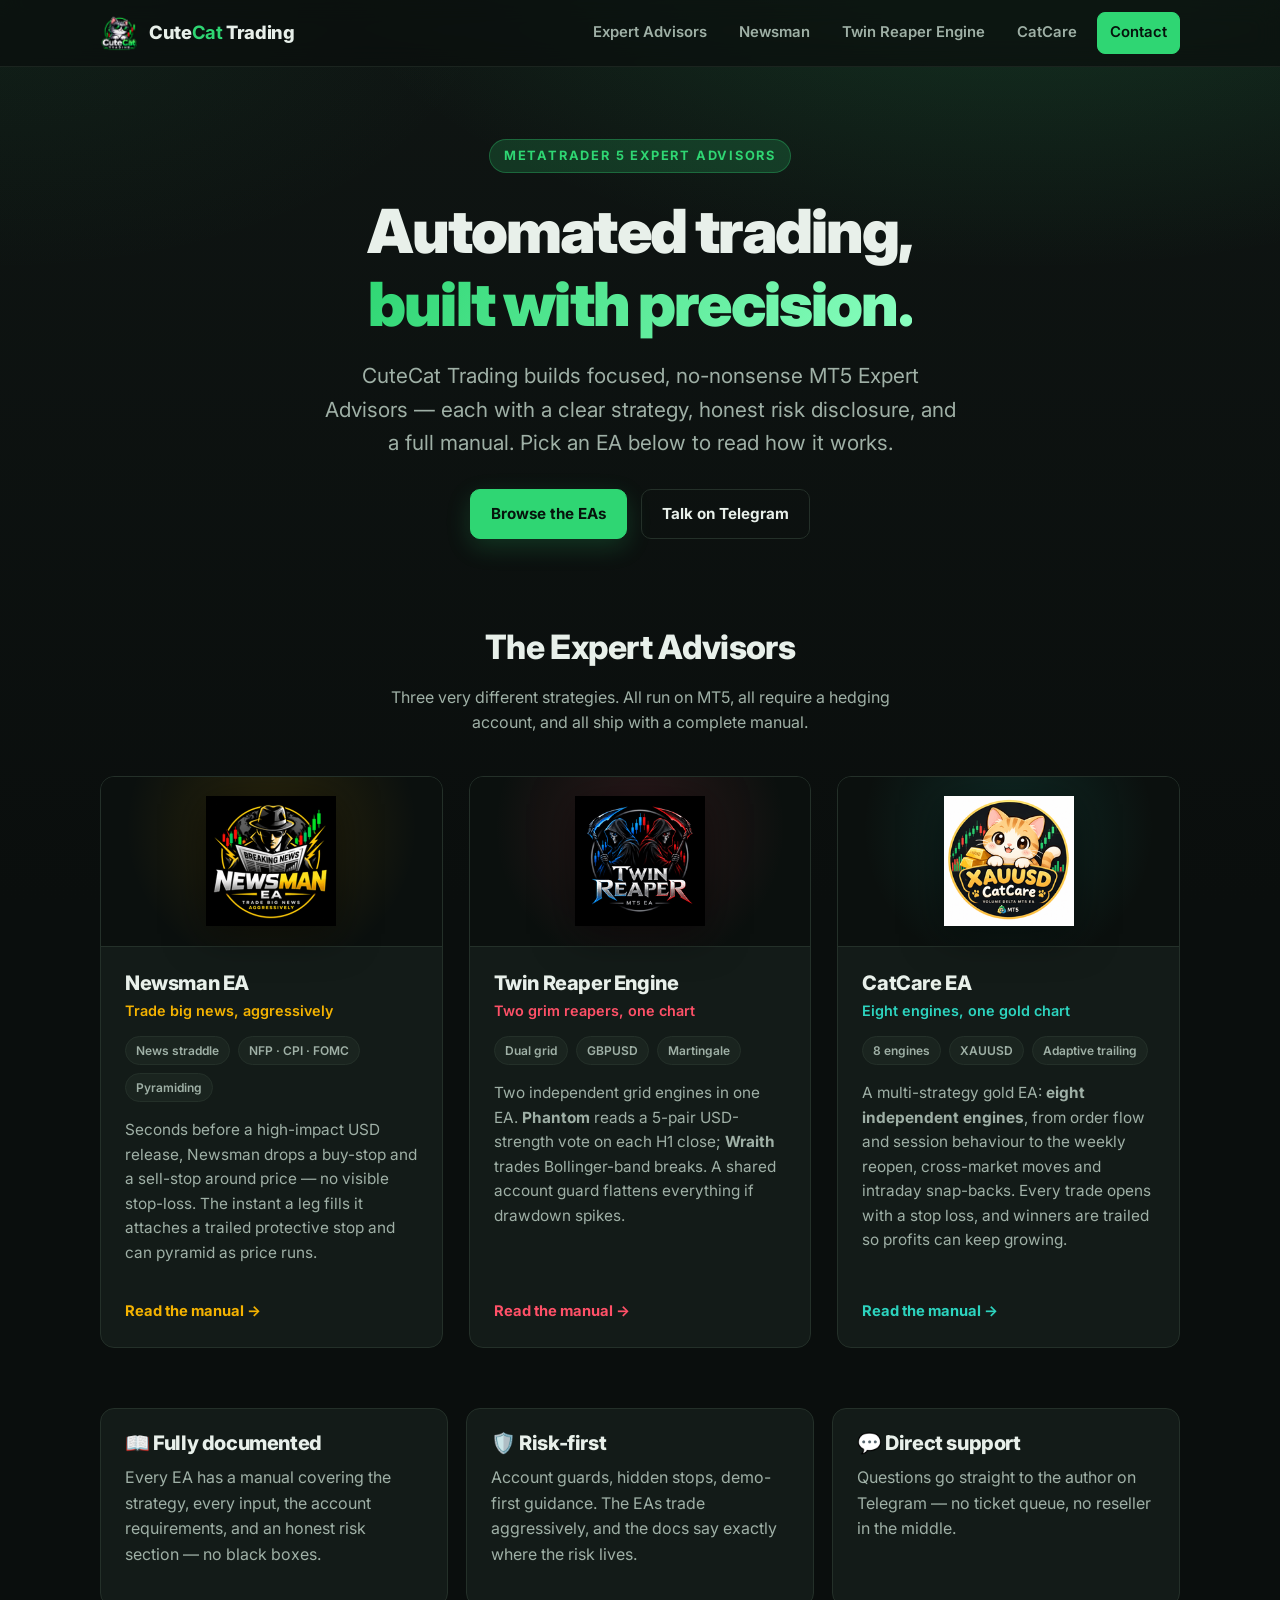
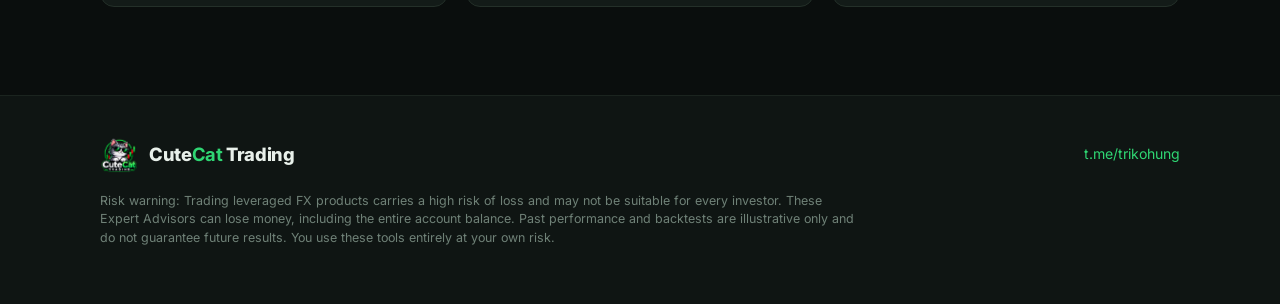
<file: index.html>
<!doctype html>
<html lang="en">
<head>
  <meta charset="utf-8">
  <meta name="viewport" content="width=device-width, initial-scale=1">
  <title>CuteCat Trading — MT5 Expert Advisors</title>
  <meta name="description" content="CuteCat Trading builds MetaTrader 5 Expert Advisors. Meet Newsman EA (news straddle), Twin Reaper Engine (dual grid engine) and CatCare EA (eight-engine gold strategy).">
  <link rel="icon" href="assets/img/logo.png">
  <link rel="preconnect" href="https://fonts.googleapis.com">
  <link rel="preconnect" href="https://fonts.gstatic.com" crossorigin>
  <link href="https://fonts.googleapis.com/css2?family=Inter:wght@400;600;700;800;900&family=JetBrains+Mono:wght@400;600&display=swap" rel="stylesheet">
  <link rel="stylesheet" href="assets/css/styles.css">
</head>
<body>

  <header class="site-header">
    <div class="container nav">
      <a class="brand" href="index.html">
        <img src="assets/img/logo.png" alt="CuteCat Trading logo">
        <span>Cute<b>Cat</b> Trading</span>
      </a>
      <nav class="nav-links">
        <a href="#eas">Expert Advisors</a>
        <a href="newsman.html">Newsman</a>
        <a href="twin-reaper.html">Twin Reaper Engine</a>
        <a href="catcare.html">CatCare</a>
        <a class="cta" href="https://t.me/trikohung" target="_blank" rel="noopener">Contact</a>
      </nav>
    </div>
  </header>

  <main>
    <!-- Hero -->
    <section class="hero">
      <div class="container">
        <span class="eyebrow">MetaTrader 5 Expert Advisors</span>
        <h1>Automated trading,<br><span class="grad">built with precision.</span></h1>
        <p class="lead">
          CuteCat Trading builds focused, no-nonsense MT5 Expert Advisors — each with a
          clear strategy, honest risk disclosure, and a full manual. Pick an EA below to
          read how it works.
        </p>
        <div class="hero-actions">
          <a class="btn btn-primary" href="#eas">Browse the EAs</a>
          <a class="btn btn-ghost" href="https://t.me/trikohung" target="_blank" rel="noopener">Talk on Telegram</a>
        </div>
      </div>
    </section>

    <!-- EA grid -->
    <section class="section" id="eas">
      <div class="container">
        <div class="section-head">
          <h2>The Expert Advisors</h2>
          <p>Three very different strategies. All run on MT5, all require a hedging account, and all ship with a complete manual.</p>
        </div>

        <div class="ea-grid">

          <!-- Newsman -->
          <a class="ea-card" href="newsman.html" style="--card-accent:#f5b301; --card-glow:rgba(245,179,1,0.14);">
            <div class="card-banner">
              <img src="assets/img/newsman.png" alt="Newsman EA emblem">
            </div>
            <div class="card-body">
              <h3>Newsman EA</h3>
              <div class="tagline" style="color:#f5b301;">Trade big news, aggressively</div>
              <div class="pill-row">
                <span class="pill">News straddle</span>
                <span class="pill">NFP · CPI · FOMC</span>
                <span class="pill">Pyramiding</span>
              </div>
              <p class="desc">
                Seconds before a high-impact USD release, Newsman drops a buy-stop and a
                sell-stop around price — no visible stop-loss. The instant a leg fills it
                attaches a trailed protective stop and can pyramid as price runs.
              </p>
              <div class="card-foot">
                <span class="read-more" style="color:#f5b301;">Read the manual →</span>
              </div>
            </div>
          </a>

          <!-- Twin Reaper Engine -->
          <a class="ea-card" href="twin-reaper.html" style="--card-accent:#ff5168; --card-glow:rgba(255,81,104,0.14);">
            <div class="card-banner">
              <img src="assets/img/twin-reaper.png" alt="Twin Reaper Engine emblem">
            </div>
            <div class="card-body">
              <h3>Twin Reaper Engine</h3>
              <div class="tagline" style="color:#ff5168;">Two grim reapers, one chart</div>
              <div class="pill-row">
                <span class="pill">Dual grid</span>
                <span class="pill">GBPUSD</span>
                <span class="pill">Martingale</span>
              </div>
              <p class="desc">
                Two independent grid engines in one EA. <b>Phantom</b> reads a 5-pair
                USD-strength vote on each H1 close; <b>Wraith</b> trades Bollinger-band
                breaks. A shared account guard flattens everything if drawdown spikes.
              </p>
              <div class="card-foot">
                <span class="read-more" style="color:#ff5168;">Read the manual →</span>
              </div>
            </div>
          </a>

          <!-- CatCare -->
          <a class="ea-card" href="catcare.html" style="--card-accent:#2dd4bf; --card-glow:rgba(45,212,191,0.14);">
            <div class="card-banner">
              <img src="assets/img/catcare.png" alt="CatCare EA emblem">
            </div>
            <div class="card-body">
              <h3>CatCare EA</h3>
              <div class="tagline" style="color:#2dd4bf;">Eight engines, one gold chart</div>
              <div class="pill-row">
                <span class="pill">8 engines</span>
                <span class="pill">XAUUSD</span>
                <span class="pill">Adaptive trailing</span>
              </div>
              <p class="desc">
                A multi-strategy gold EA: <b>eight independent engines</b>, from order flow and session
                behaviour to the weekly reopen, cross-market moves and intraday snap-backs. Every trade
                opens with a stop loss, and winners are trailed so profits can keep growing.
              </p>
              <div class="card-foot">
                <span class="read-more" style="color:#2dd4bf;">Read the manual →</span>
              </div>
            </div>
          </a>

        </div>
      </div>
    </section>

    <!-- Why -->
    <section class="section" style="padding-top:12px;">
      <div class="container">
        <div class="grid-3">
          <div class="card">
            <h3>📖 Fully documented</h3>
            <p class="muted">Every EA has a manual covering the strategy, every input, the account requirements, and an honest risk section — no black boxes.</p>
          </div>
          <div class="card">
            <h3>🛡️ Risk-first</h3>
            <p class="muted">Account guards, hidden stops, demo-first guidance. The EAs trade aggressively, and the docs say exactly where the risk lives.</p>
          </div>
          <div class="card">
            <h3>💬 Direct support</h3>
            <p class="muted">Questions go straight to the author on Telegram — no ticket queue, no reseller in the middle.</p>
          </div>
        </div>
      </div>
    </section>
  </main>

  <footer class="site-footer">
    <div class="container">
      <div class="footer-inner">
        <a class="brand" href="index.html">
          <img src="assets/img/logo.png" alt="CuteCat Trading logo">
          <span>Cute<b>Cat</b> Trading</span>
        </a>
        <div class="muted">
          <a href="https://t.me/trikohung" target="_blank" rel="noopener">t.me/trikohung</a>
        </div>
      </div>
      <p class="footer-disclaimer">
        Risk warning: Trading leveraged FX products carries a high risk of loss and may not be
        suitable for every investor. These Expert Advisors can lose money, including the entire
        account balance. Past performance and backtests are illustrative only and do not
        guarantee future results. You use these tools entirely at your own risk.
      </p>
    </div>
  </footer>

</body>
</html>
</file>
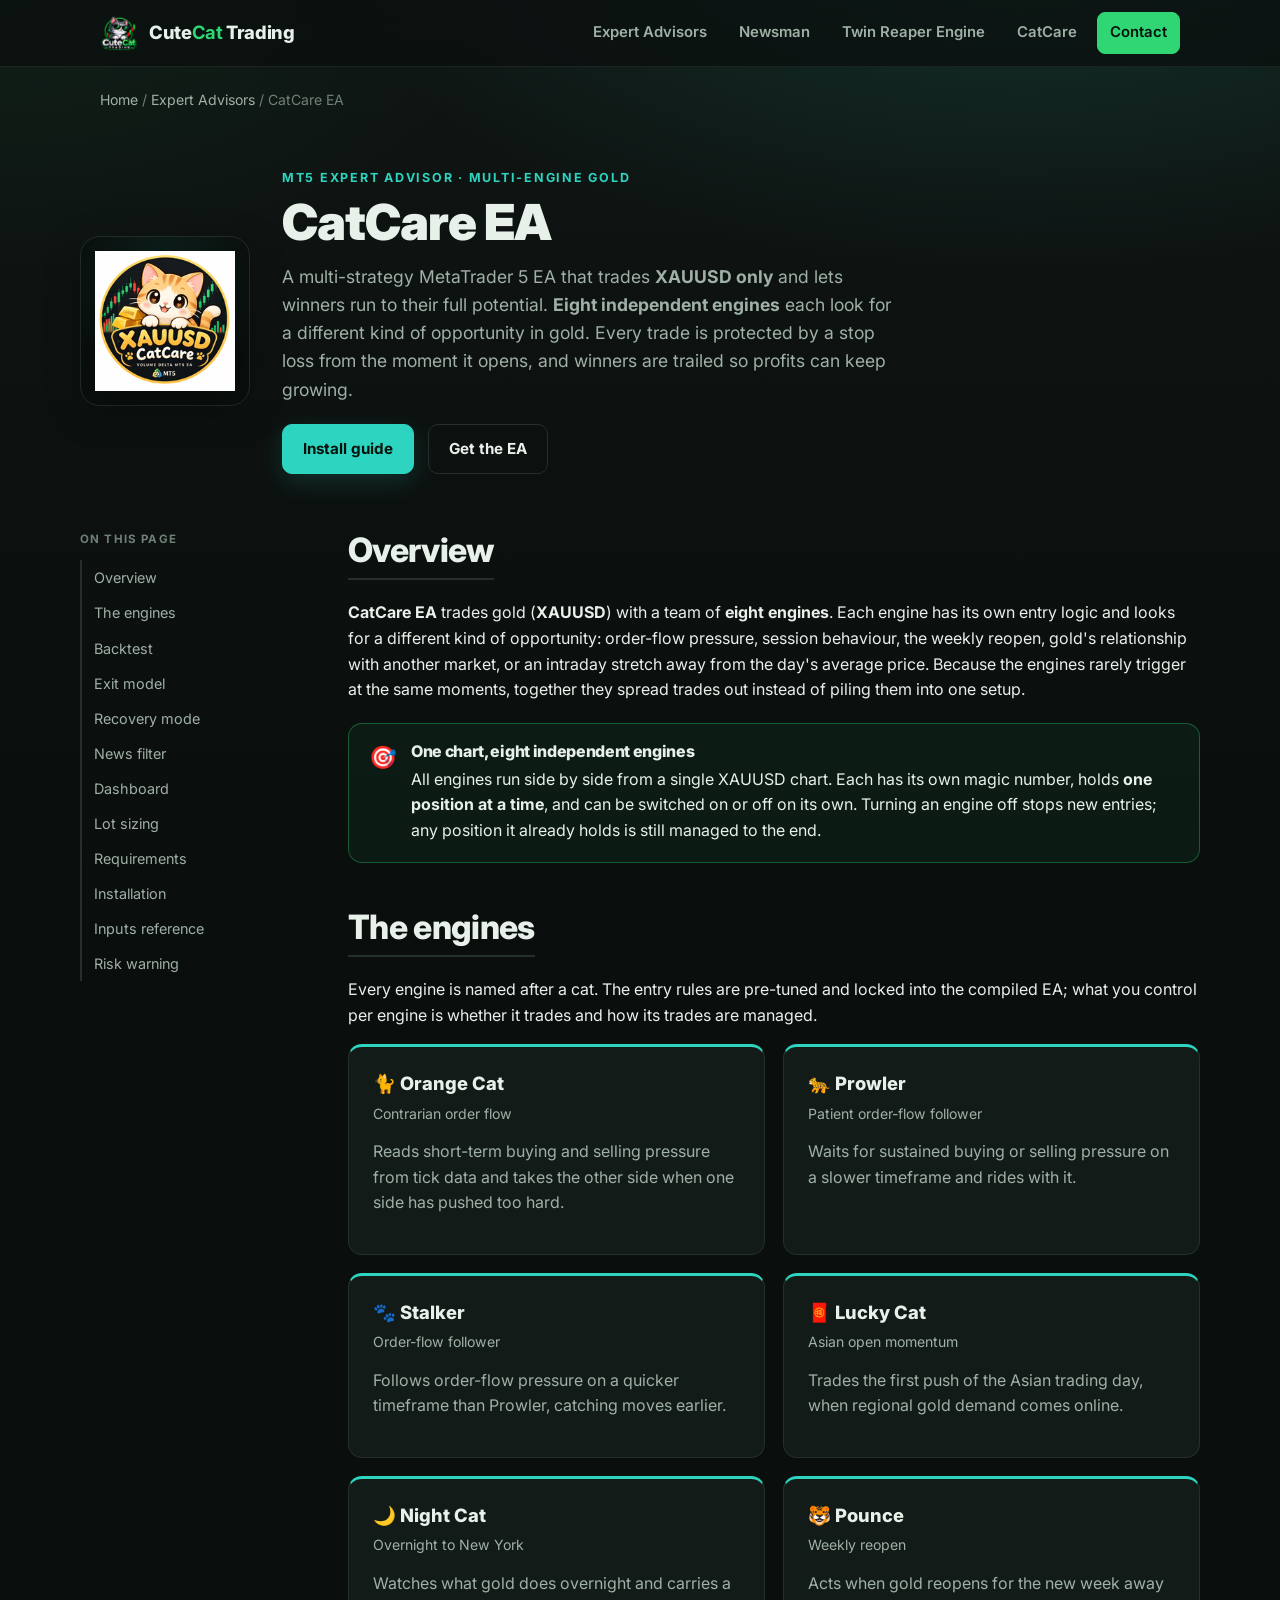
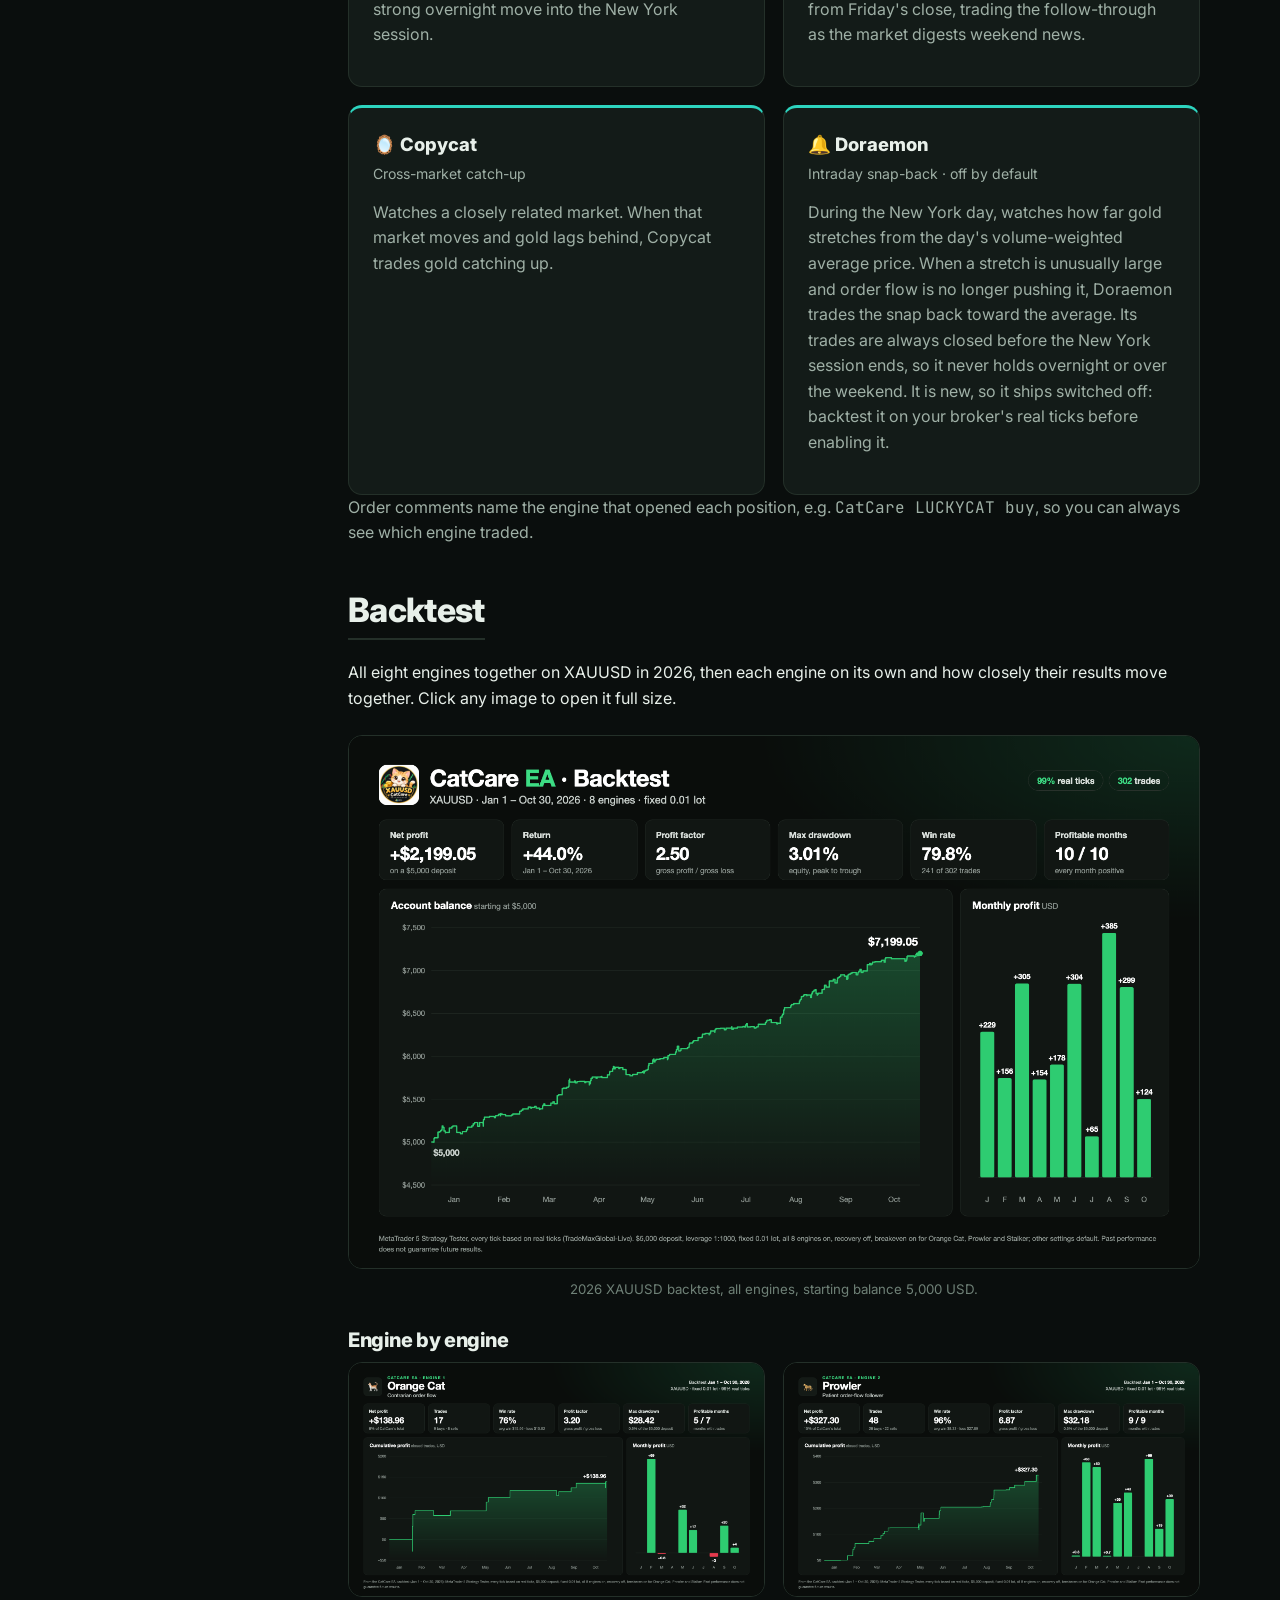
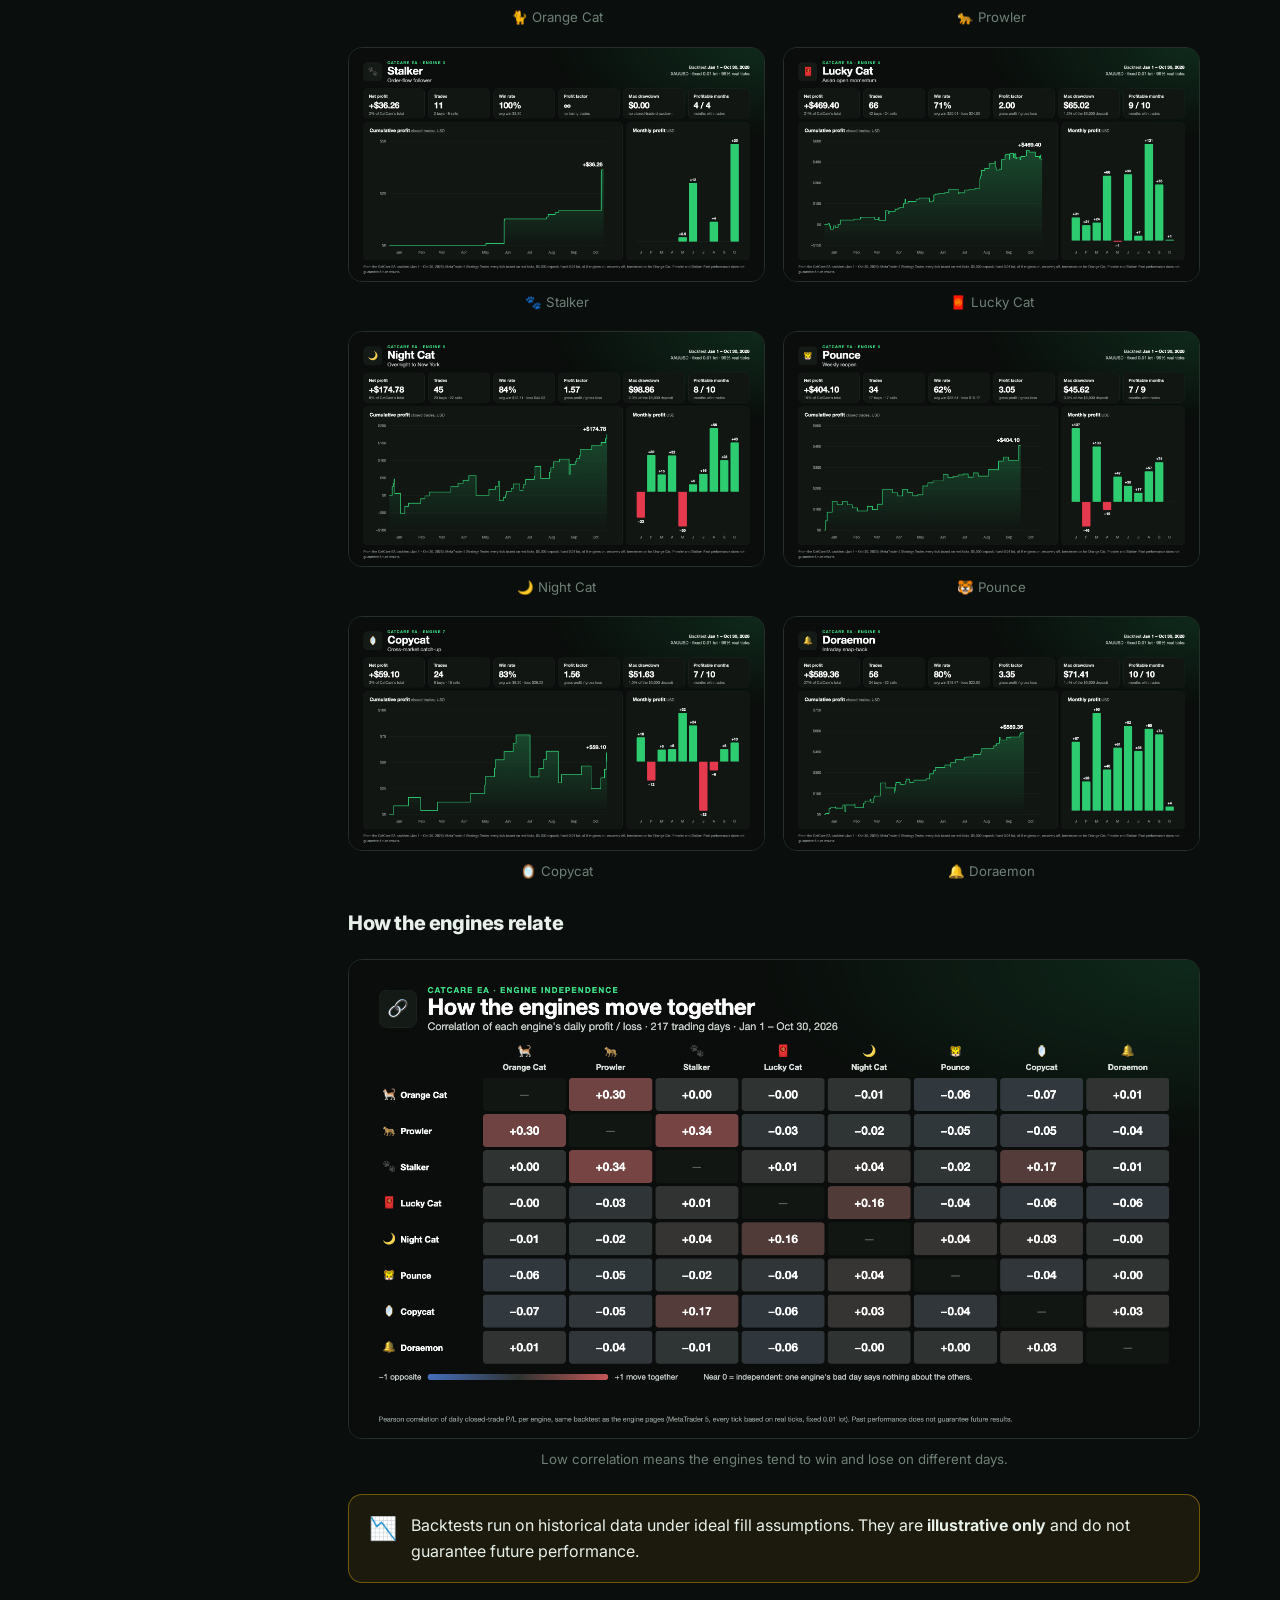
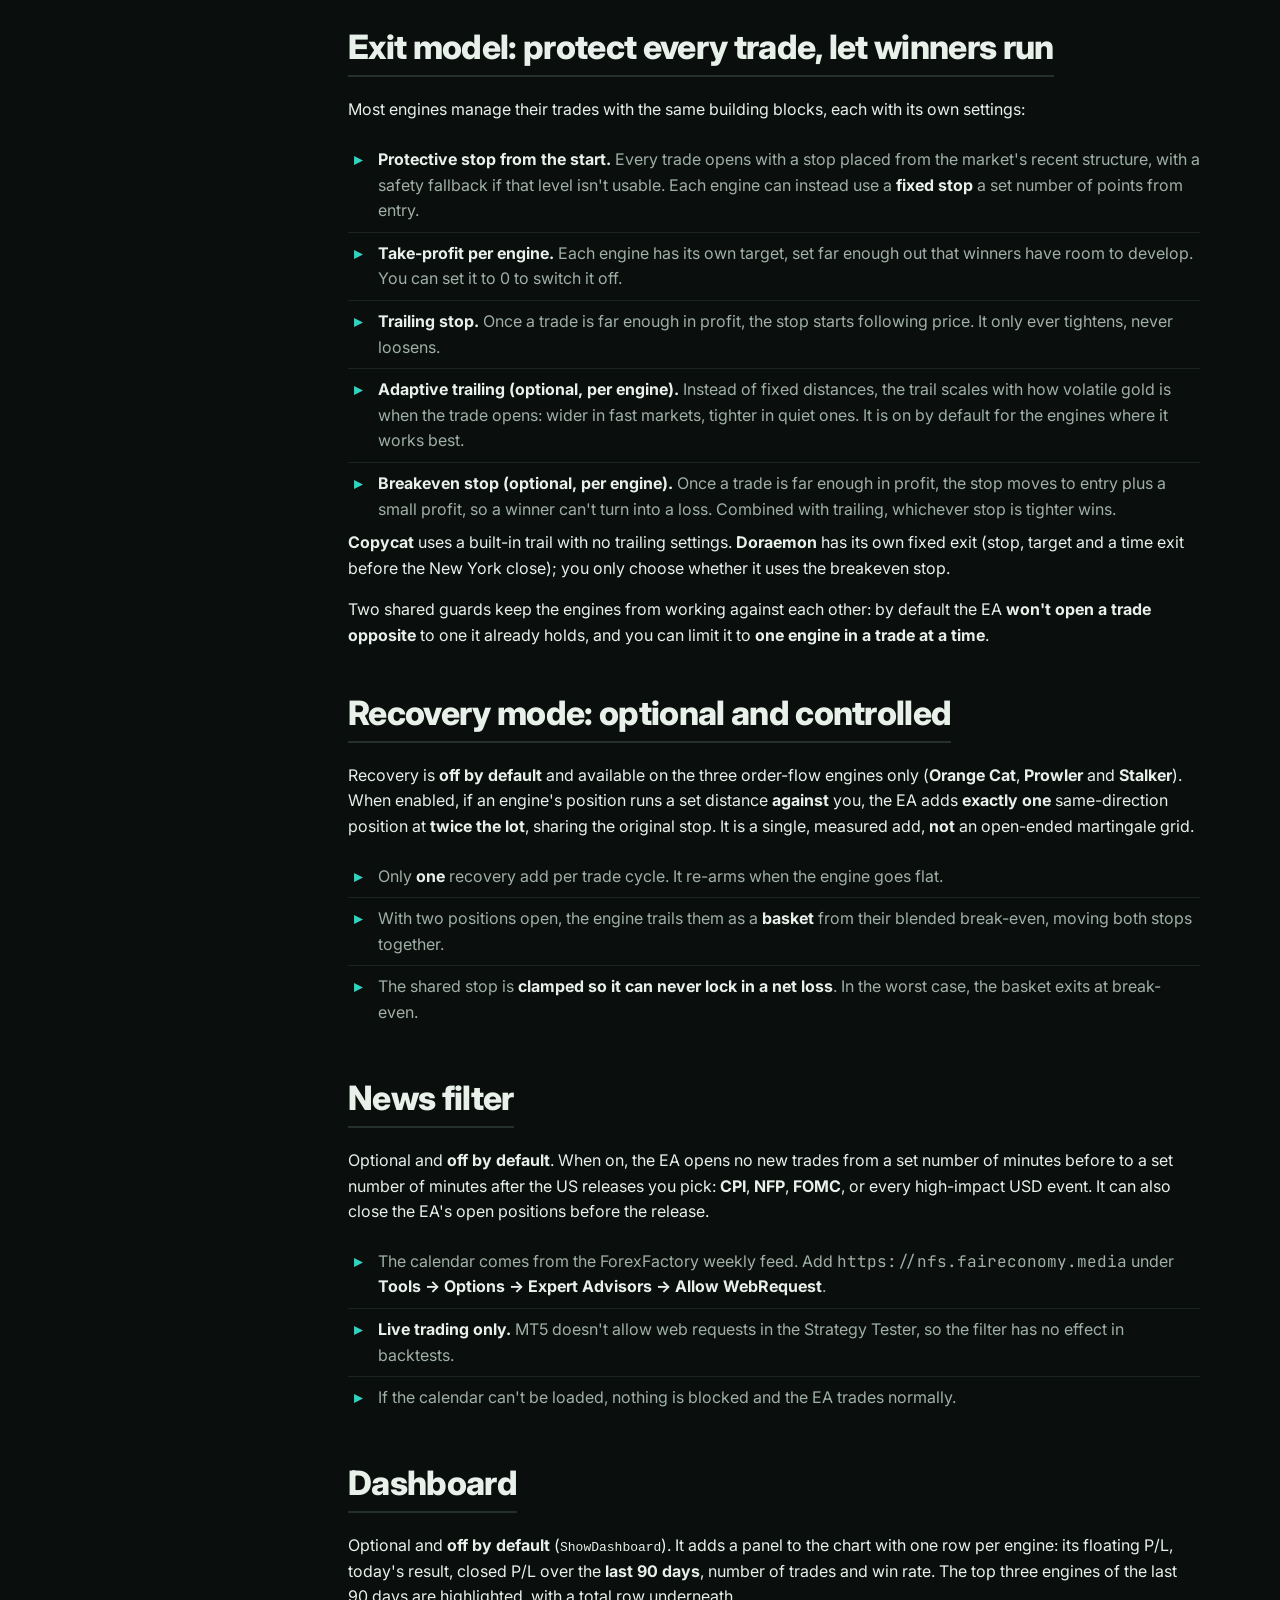
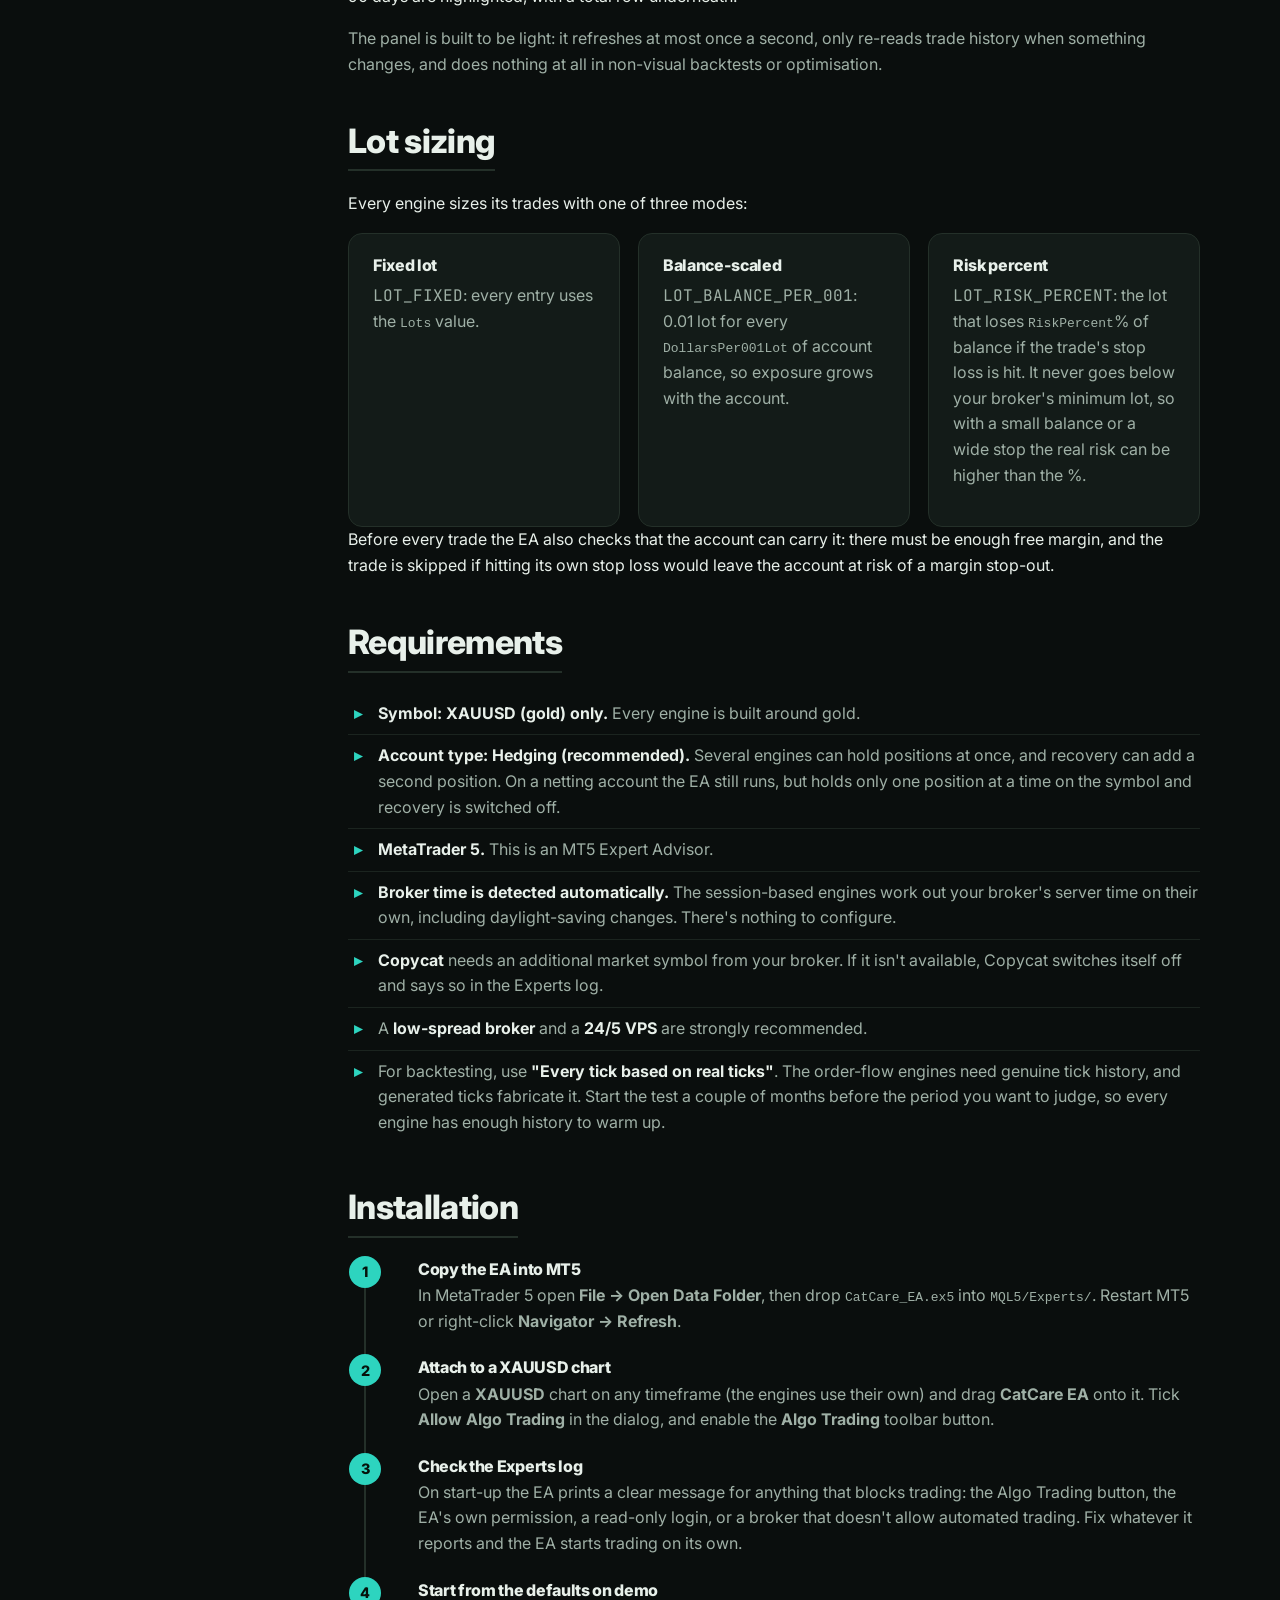
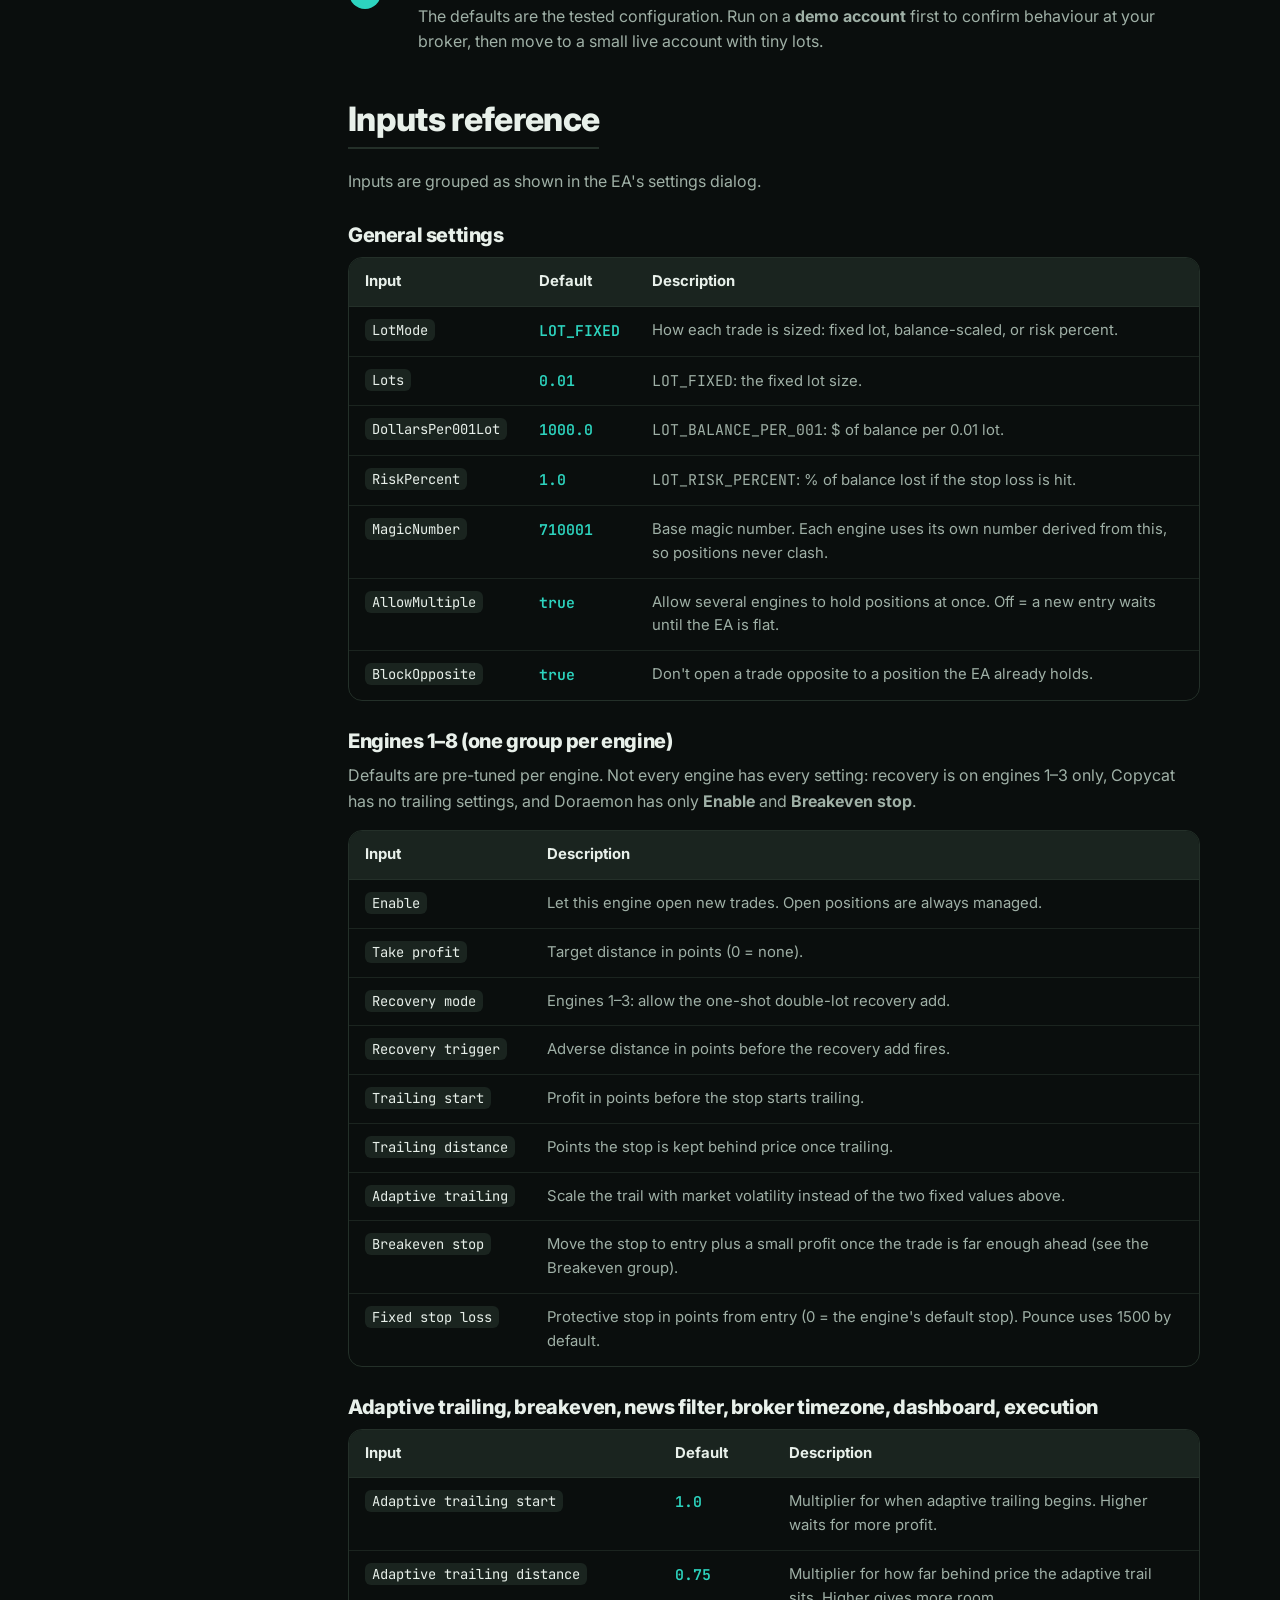
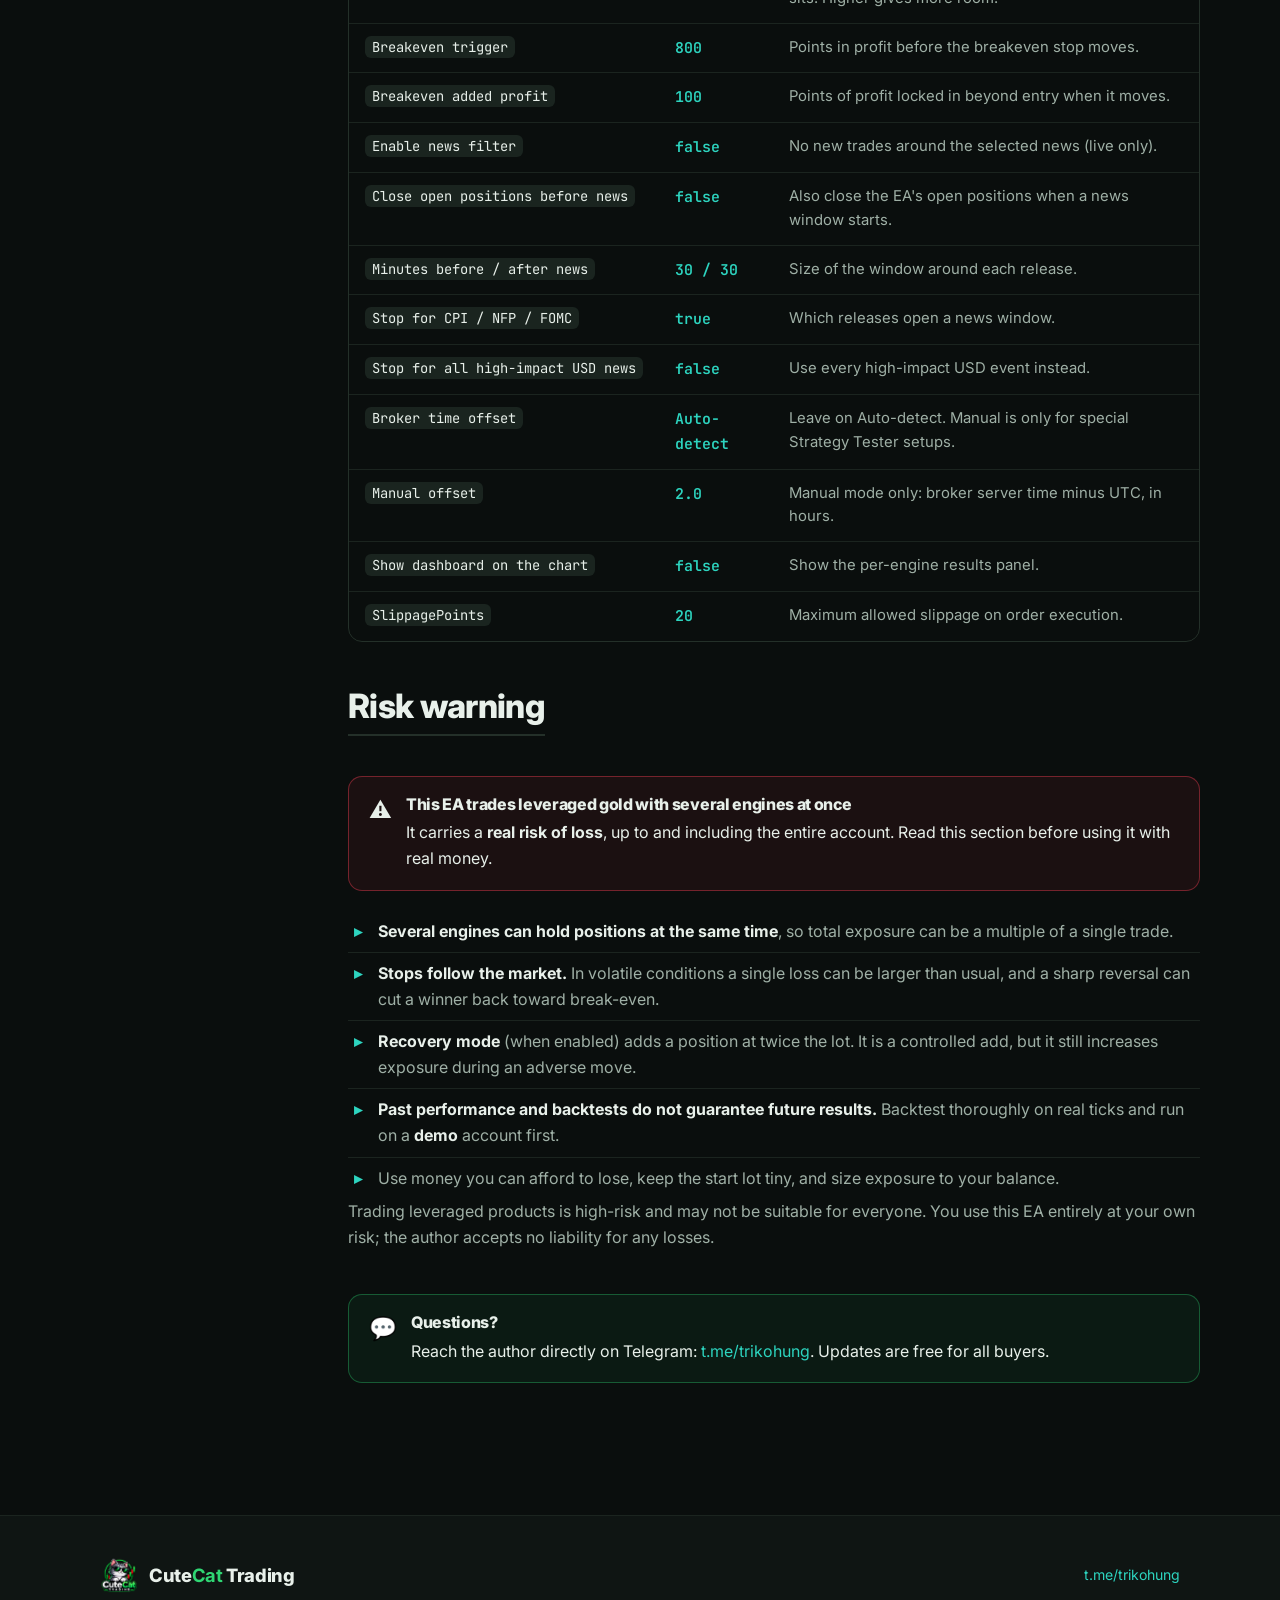
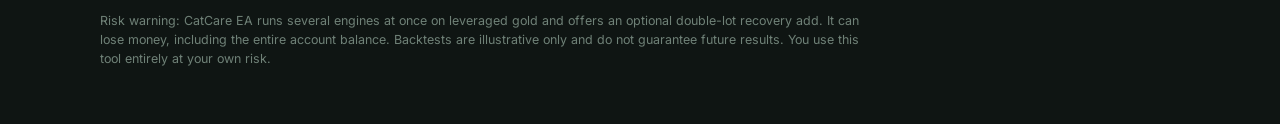
<file: catcare.html>
<!doctype html>
<html lang="en">
<head>
  <meta charset="utf-8">
  <meta name="viewport" content="width=device-width, initial-scale=1">
  <title>CatCare EA — Manual | CuteCat Trading</title>
  <meta name="description" content="CatCare EA manual: a multi-strategy MetaTrader 5 Expert Advisor for XAUUSD. Eight independent engines, each with its own entry logic, sharing a stop model built to let winners run.">
  <link rel="icon" href="assets/img/catcare.png">
  <link rel="preconnect" href="https://fonts.googleapis.com">
  <link rel="preconnect" href="https://fonts.gstatic.com" crossorigin>
  <link href="https://fonts.googleapis.com/css2?family=Inter:wght@400;600;700;800;900&family=JetBrains+Mono:wght@400;600&display=swap" rel="stylesheet">
  <link rel="stylesheet" href="assets/css/styles.css">
</head>
<body data-ea="catcare">

  <header class="site-header">
    <div class="container nav">
      <a class="brand" href="index.html">
        <img src="assets/img/logo.png" alt="CuteCat Trading logo">
        <span>Cute<b>Cat</b> Trading</span>
      </a>
      <nav class="nav-links">
        <a href="index.html#eas">Expert Advisors</a>
        <a href="newsman.html">Newsman</a>
        <a href="twin-reaper.html">Twin Reaper Engine</a>
        <a href="catcare.html">CatCare</a>
        <a class="cta" href="https://t.me/trikohung" target="_blank" rel="noopener">Contact</a>
      </nav>
    </div>
  </header>

  <div class="container crumb">
    <a href="index.html">Home</a> / <a href="index.html#eas">Expert Advisors</a> / CatCare EA
  </div>

  <!-- Hero -->
  <section class="container ea-hero">
    <div class="emblem"><img src="assets/img/catcare.png" alt="CatCare EA emblem"></div>
    <div>
      <div class="eyebrow">MT5 Expert Advisor · Multi-Engine Gold</div>
      <h1>CatCare EA</h1>
      <p class="lead">
        A multi-strategy MetaTrader 5 EA that trades <b>XAUUSD only</b> and lets winners run to their
        full potential. <b>Eight independent engines</b> each look for a different kind of opportunity
        in gold. Every trade is protected by a stop loss from the moment it opens, and winners are
        trailed so profits can keep growing.
      </p>
      <div class="hero-actions" style="justify-content:flex-start;">
        <a class="btn btn-primary" href="#install">Install guide</a>
        <a class="btn btn-ghost" href="https://www.mql5.com/en/market/product/202896" target="_blank" rel="noopener">Get the EA</a>
      </div>
    </div>
  </section>

  <main class="container doc">
    <div class="doc-grid">

      <!-- TOC -->
      <aside class="toc">
        <div class="toc-title">On this page</div>
        <a href="#overview">Overview</a>
        <a href="#engines">The engines</a>
        <a href="#backtest">Backtest</a>
        <a href="#exit">Exit model</a>
        <a href="#recovery">Recovery mode</a>
        <a href="#news">News filter</a>
        <a href="#dashboard">Dashboard</a>
        <a href="#lots">Lot sizing</a>
        <a href="#requirements">Requirements</a>
        <a href="#install">Installation</a>
        <a href="#inputs">Inputs reference</a>
        <a href="#risk">Risk warning</a>
      </aside>

      <!-- Content -->
      <div class="doc-content">

        <section class="doc-section" id="overview">
          <h2>Overview</h2>
          <p>
            <b>CatCare EA</b> trades gold (<b>XAUUSD</b>) with a team of <b>eight engines</b>. Each
            engine has its own entry logic and looks for a different kind of opportunity: order-flow
            pressure, session behaviour, the weekly reopen, gold's relationship with another market,
            or an intraday stretch away from the day's average price.
            Because the engines rarely trigger at the same moments, together they spread trades out
            instead of piling them into one setup.
          </p>
          <div class="callout info">
            <div class="ico">🎯</div>
            <div>
              <h4>One chart, eight independent engines</h4>
              <p>
                All engines run side by side from a single XAUUSD chart. Each has its own magic number,
                holds <b>one position at a time</b>, and can be switched on or off on its own. Turning an
                engine off stops new entries; any position it already holds is still managed to the end.
              </p>
            </div>
          </div>
        </section>

        <section class="doc-section" id="engines">
          <h2>The engines</h2>
          <p>
            Every engine is named after a cat. The entry rules are pre-tuned and locked into the
            compiled EA; what you control per engine is whether it trades and how its trades are managed.
          </p>
          <div class="grid-2">
            <div class="card engine-card">
              <div class="engine-name">🐈 Orange Cat</div>
              <div class="engine-tag">Contrarian order flow</div>
              <p class="muted">Reads short-term buying and selling pressure from tick data and takes the other side when one side has pushed too hard.</p>
            </div>
            <div class="card engine-card">
              <div class="engine-name">🐆 Prowler</div>
              <div class="engine-tag">Patient order-flow follower</div>
              <p class="muted">Waits for sustained buying or selling pressure on a slower timeframe and rides with it.</p>
            </div>
            <div class="card engine-card">
              <div class="engine-name">🐾 Stalker</div>
              <div class="engine-tag">Order-flow follower</div>
              <p class="muted">Follows order-flow pressure on a quicker timeframe than Prowler, catching moves earlier.</p>
            </div>
            <div class="card engine-card">
              <div class="engine-name">🧧 Lucky Cat</div>
              <div class="engine-tag">Asian open momentum</div>
              <p class="muted">Trades the first push of the Asian trading day, when regional gold demand comes online.</p>
            </div>
            <div class="card engine-card">
              <div class="engine-name">🌙 Night Cat</div>
              <div class="engine-tag">Overnight to New York</div>
              <p class="muted">Watches what gold does overnight and carries a strong overnight move into the New York session.</p>
            </div>
            <div class="card engine-card">
              <div class="engine-name">🐯 Pounce</div>
              <div class="engine-tag">Weekly reopen</div>
              <p class="muted">Acts when gold reopens for the new week away from Friday's close, trading the follow-through as the market digests weekend news.</p>
            </div>
            <div class="card engine-card">
              <div class="engine-name">🪞 Copycat</div>
              <div class="engine-tag">Cross-market catch-up</div>
              <p class="muted">Watches a closely related market. When that market moves and gold lags behind, Copycat trades gold catching up.</p>
            </div>
            <div class="card engine-card">
              <div class="engine-name">🔔 Doraemon</div>
              <div class="engine-tag">Intraday snap-back · off by default</div>
              <p class="muted">During the New York day, watches how far gold stretches from the day's volume-weighted average price. When a stretch is unusually large and order flow is no longer pushing it, Doraemon trades the snap back toward the average. Its trades are always closed before the New York session ends, so it never holds overnight or over the weekend. It is new, so it ships switched off: backtest it on your broker's real ticks before enabling it.</p>
            </div>
          </div>
          <p class="muted">Order comments name the engine that opened each position, e.g. <span class="mono">CatCare LUCKYCAT buy</span>, so you can always see which engine traded.</p>
        </section>

        <section class="doc-section" id="backtest">
          <h2>Backtest</h2>
          <p>All eight engines together on XAUUSD in 2026, then each engine on its own and how closely their results move together. Click any image to open it full size.</p>
          <figure>
            <a href="assets/img/catcare/catcare_backtest_2026.png" target="_blank" rel="noopener"><img src="assets/img/catcare/catcare_backtest_2026.png" alt="CatCare EA 2026 XAUUSD backtest, all engines"></a>
            <figcaption>2026 XAUUSD backtest, all engines, starting balance 5,000 USD.</figcaption>
          </figure>
          <h3>Engine by engine</h3>
          <div class="grid-2">
            <figure style="margin:0;">
              <a href="assets/img/catcare/1_orange_cat.png" target="_blank" rel="noopener"><img src="assets/img/catcare/1_orange_cat.png" alt="CatCare EA Orange Cat engine 2026 backtest" loading="lazy"></a>
              <figcaption>🐈 Orange Cat</figcaption>
            </figure>
            <figure style="margin:0;">
              <a href="assets/img/catcare/2_prowler.png" target="_blank" rel="noopener"><img src="assets/img/catcare/2_prowler.png" alt="CatCare EA Prowler engine 2026 backtest" loading="lazy"></a>
              <figcaption>🐆 Prowler</figcaption>
            </figure>
            <figure style="margin:0;">
              <a href="assets/img/catcare/3_stalker.png" target="_blank" rel="noopener"><img src="assets/img/catcare/3_stalker.png" alt="CatCare EA Stalker engine 2026 backtest" loading="lazy"></a>
              <figcaption>🐾 Stalker</figcaption>
            </figure>
            <figure style="margin:0;">
              <a href="assets/img/catcare/4_lucky_cat.png" target="_blank" rel="noopener"><img src="assets/img/catcare/4_lucky_cat.png" alt="CatCare EA Lucky Cat engine 2026 backtest" loading="lazy"></a>
              <figcaption>🧧 Lucky Cat</figcaption>
            </figure>
            <figure style="margin:0;">
              <a href="assets/img/catcare/5_night_cat.png" target="_blank" rel="noopener"><img src="assets/img/catcare/5_night_cat.png" alt="CatCare EA Night Cat engine 2026 backtest" loading="lazy"></a>
              <figcaption>🌙 Night Cat</figcaption>
            </figure>
            <figure style="margin:0;">
              <a href="assets/img/catcare/6_pounce.png" target="_blank" rel="noopener"><img src="assets/img/catcare/6_pounce.png" alt="CatCare EA Pounce engine 2026 backtest" loading="lazy"></a>
              <figcaption>🐯 Pounce</figcaption>
            </figure>
            <figure style="margin:0;">
              <a href="assets/img/catcare/7_copycat.png" target="_blank" rel="noopener"><img src="assets/img/catcare/7_copycat.png" alt="CatCare EA Copycat engine 2026 backtest" loading="lazy"></a>
              <figcaption>🪞 Copycat</figcaption>
            </figure>
            <figure style="margin:0;">
              <a href="assets/img/catcare/8_doraemon.png" target="_blank" rel="noopener"><img src="assets/img/catcare/8_doraemon.png" alt="CatCare EA Doraemon engine 2026 backtest" loading="lazy"></a>
              <figcaption>🔔 Doraemon</figcaption>
            </figure>
          </div>
          <h3>How the engines relate</h3>
          <figure>
            <a href="assets/img/catcare/correlation.png" target="_blank" rel="noopener"><img src="assets/img/catcare/correlation.png" alt="Correlation of daily results between CatCare EA engines" loading="lazy"></a>
            <figcaption>Low correlation means the engines tend to win and lose on different days.</figcaption>
          </figure>
          <div class="callout warn">
            <div class="ico">📉</div>
            <div>
              <p>Backtests run on historical data under ideal fill assumptions. They are <b>illustrative only</b> and do not guarantee future performance.</p>
            </div>
          </div>
        </section>

        <section class="doc-section" id="exit">
          <h2>Exit model: protect every trade, let winners run</h2>
          <p>Most engines manage their trades with the same building blocks, each with its own settings:</p>
          <ul class="feature-list">
            <li><b>Protective stop from the start.</b> Every trade opens with a stop placed from the market's recent structure, with a safety fallback if that level isn't usable. Each engine can instead use a <b>fixed stop</b> a set number of points from entry.</li>
            <li><b>Take-profit per engine.</b> Each engine has its own target, set far enough out that winners have room to develop. You can set it to 0 to switch it off.</li>
            <li><b>Trailing stop.</b> Once a trade is far enough in profit, the stop starts following price. It only ever tightens, never loosens.</li>
            <li><b>Adaptive trailing (optional, per engine).</b> Instead of fixed distances, the trail scales with how volatile gold is when the trade opens: wider in fast markets, tighter in quiet ones. It is on by default for the engines where it works best.</li>
            <li><b>Breakeven stop (optional, per engine).</b> Once a trade is far enough in profit, the stop moves to entry plus a small profit, so a winner can't turn into a loss. Combined with trailing, whichever stop is tighter wins.</li>
          </ul>
          <p><b>Copycat</b> uses a built-in trail with no trailing settings. <b>Doraemon</b> has its own fixed exit (stop, target and a time exit before the New York close); you only choose whether it uses the breakeven stop.</p>
          <p>Two shared guards keep the engines from working against each other: by default the EA <b>won't open a trade opposite</b> to one it already holds, and you can limit it to <b>one engine in a trade at a time</b>.</p>
        </section>

        <section class="doc-section" id="recovery">
          <h2>Recovery mode: optional and controlled</h2>
          <p>
            Recovery is <b>off by default</b> and available on the three order-flow engines only
            (<b>Orange Cat</b>, <b>Prowler</b> and <b>Stalker</b>). When enabled, if an engine's position
            runs a set distance <b>against</b> you, the EA adds <b>exactly one</b> same-direction
            position at <b>twice the lot</b>, sharing the original stop. It is a single, measured add,
            <b>not</b> an open-ended martingale grid.
          </p>
          <ul class="feature-list">
            <li>Only <b>one</b> recovery add per trade cycle. It re-arms when the engine goes flat.</li>
            <li>With two positions open, the engine trails them as a <b>basket</b> from their blended break-even, moving both stops together.</li>
            <li>The shared stop is <b>clamped so it can never lock in a net loss</b>. In the worst case, the basket exits at break-even.</li>
          </ul>
        </section>

        <section class="doc-section" id="news">
          <h2>News filter</h2>
          <p>
            Optional and <b>off by default</b>. When on, the EA opens no new trades from a set number of
            minutes before to a set number of minutes after the US releases you pick: <b>CPI</b>,
            <b>NFP</b>, <b>FOMC</b>, or every high-impact USD event. It can also close the EA's open
            positions before the release.
          </p>
          <ul class="feature-list">
            <li>The calendar comes from the ForexFactory weekly feed. Add <span class="mono">https://nfs.faireconomy.media</span> under <b>Tools → Options → Expert Advisors → Allow WebRequest</b>.</li>
            <li><b>Live trading only.</b> MT5 doesn't allow web requests in the Strategy Tester, so the filter has no effect in backtests.</li>
            <li>If the calendar can't be loaded, nothing is blocked and the EA trades normally.</li>
          </ul>
        </section>

        <section class="doc-section" id="dashboard">
          <h2>Dashboard</h2>
          <p>
            Optional and <b>off by default</b> (<code>ShowDashboard</code>). It adds a panel to the chart
            with one row per engine: its floating P/L, today's result, closed P/L over the <b>last 90
            days</b>, number of trades and win rate. The top three engines of the last 90 days are
            highlighted, with a total row underneath.
          </p>
          <p class="muted">The panel is built to be light: it refreshes at most once a second, only re-reads trade history when something changes, and does nothing at all in non-visual backtests or optimisation.</p>
        </section>

        <section class="doc-section" id="lots">
          <h2>Lot sizing</h2>
          <p>Every engine sizes its trades with one of three modes:</p>
          <div class="grid-3">
            <div class="card">
              <h4>Fixed lot</h4>
              <p class="muted"><span class="mono">LOT_FIXED</span>: every entry uses the <code>Lots</code> value.</p>
            </div>
            <div class="card">
              <h4>Balance-scaled</h4>
              <p class="muted"><span class="mono">LOT_BALANCE_PER_001</span>: 0.01 lot for every <code>DollarsPer001Lot</code> of account balance, so exposure grows with the account.</p>
            </div>
            <div class="card">
              <h4>Risk percent</h4>
              <p class="muted"><span class="mono">LOT_RISK_PERCENT</span>: the lot that loses <code>RiskPercent</code>% of balance if the trade's stop loss is hit. It never goes below your broker's minimum lot, so with a small balance or a wide stop the real risk can be higher than the %.</p>
            </div>
          </div>
          <p>Before every trade the EA also checks that the account can carry it: there must be enough free margin, and the trade is skipped if hitting its own stop loss would leave the account at risk of a margin stop-out.</p>
        </section>

        <section class="doc-section" id="requirements">
          <h2>Requirements</h2>
          <ul class="feature-list">
            <li><b>Symbol: XAUUSD (gold) only.</b> Every engine is built around gold.</li>
            <li><b>Account type: Hedging (recommended).</b> Several engines can hold positions at once, and recovery can add a second position. On a netting account the EA still runs, but holds only one position at a time on the symbol and recovery is switched off.</li>
            <li><b>MetaTrader 5.</b> This is an MT5 Expert Advisor.</li>
            <li><b>Broker time is detected automatically.</b> The session-based engines work out your broker's server time on their own, including daylight-saving changes. There's nothing to configure.</li>
            <li><b>Copycat</b> needs an additional market symbol from your broker. If it isn't available, Copycat switches itself off and says so in the Experts log.</li>
            <li>A <b>low-spread broker</b> and a <b>24/5 VPS</b> are strongly recommended.</li>
            <li>For backtesting, use <b>"Every tick based on real ticks"</b>. The order-flow engines need genuine tick history, and generated ticks fabricate it. Start the test a couple of months before the period you want to judge, so every engine has enough history to warm up.</li>
          </ul>
        </section>

        <section class="doc-section" id="install">
          <h2>Installation</h2>
          <ol class="steps">
            <li>
              <h4>Copy the EA into MT5</h4>
              <p>In MetaTrader 5 open <b>File → Open Data Folder</b>, then drop <code>CatCare_EA.ex5</code> into <code>MQL5/Experts/</code>. Restart MT5 or right-click <b>Navigator → Refresh</b>.</p>
            </li>
            <li>
              <h4>Attach to a XAUUSD chart</h4>
              <p>Open a <b>XAUUSD</b> chart on any timeframe (the engines use their own) and drag <b>CatCare EA</b> onto it. Tick <b>Allow Algo Trading</b> in the dialog, and enable the <b>Algo Trading</b> toolbar button.</p>
            </li>
            <li>
              <h4>Check the Experts log</h4>
              <p>On start-up the EA prints a clear message for anything that blocks trading: the Algo Trading button, the EA's own permission, a read-only login, or a broker that doesn't allow automated trading. Fix whatever it reports and the EA starts trading on its own.</p>
            </li>
            <li>
              <h4>Start from the defaults on demo</h4>
              <p>The defaults are the tested configuration. Run on a <b>demo account</b> first to confirm behaviour at your broker, then move to a small live account with tiny lots.</p>
            </li>
          </ol>
        </section>

        <section class="doc-section" id="inputs">
          <h2>Inputs reference</h2>
          <p class="muted">Inputs are grouped as shown in the EA's settings dialog.</p>

          <h3>General settings</h3>
          <div class="table-wrap">
            <table>
              <thead><tr><th>Input</th><th>Default</th><th>Description</th></tr></thead>
              <tbody>
                <tr><td><span class="param">LotMode</span></td><td><span class="def">LOT_FIXED</span></td><td>How each trade is sized: fixed lot, balance-scaled, or risk percent.</td></tr>
                <tr><td><span class="param">Lots</span></td><td><span class="def">0.01</span></td><td><span class="mono">LOT_FIXED</span>: the fixed lot size.</td></tr>
                <tr><td><span class="param">DollarsPer001Lot</span></td><td><span class="def">1000.0</span></td><td><span class="mono">LOT_BALANCE_PER_001</span>: $ of balance per 0.01 lot.</td></tr>
                <tr><td><span class="param">RiskPercent</span></td><td><span class="def">1.0</span></td><td><span class="mono">LOT_RISK_PERCENT</span>: % of balance lost if the stop loss is hit.</td></tr>
                <tr><td><span class="param">MagicNumber</span></td><td><span class="def">710001</span></td><td>Base magic number. Each engine uses its own number derived from this, so positions never clash.</td></tr>
                <tr><td><span class="param">AllowMultiple</span></td><td><span class="def">true</span></td><td>Allow several engines to hold positions at once. Off = a new entry waits until the EA is flat.</td></tr>
                <tr><td><span class="param">BlockOpposite</span></td><td><span class="def">true</span></td><td>Don't open a trade opposite to a position the EA already holds.</td></tr>
              </tbody>
            </table>
          </div>

          <h3>Engines 1–8 (one group per engine)</h3>
          <p class="muted">Defaults are pre-tuned per engine. Not every engine has every setting: recovery is on engines 1–3 only, Copycat has no trailing settings, and Doraemon has only <b>Enable</b> and <b>Breakeven stop</b>.</p>
          <div class="table-wrap">
            <table>
              <thead><tr><th>Input</th><th>Description</th></tr></thead>
              <tbody>
                <tr><td><span class="param">Enable</span></td><td>Let this engine open new trades. Open positions are always managed.</td></tr>
                <tr><td><span class="param">Take profit</span></td><td>Target distance in points (0 = none).</td></tr>
                <tr><td><span class="param">Recovery mode</span></td><td>Engines 1–3: allow the one-shot double-lot recovery add.</td></tr>
                <tr><td><span class="param">Recovery trigger</span></td><td>Adverse distance in points before the recovery add fires.</td></tr>
                <tr><td><span class="param">Trailing start</span></td><td>Profit in points before the stop starts trailing.</td></tr>
                <tr><td><span class="param">Trailing distance</span></td><td>Points the stop is kept behind price once trailing.</td></tr>
                <tr><td><span class="param">Adaptive trailing</span></td><td>Scale the trail with market volatility instead of the two fixed values above.</td></tr>
                <tr><td><span class="param">Breakeven stop</span></td><td>Move the stop to entry plus a small profit once the trade is far enough ahead (see the Breakeven group).</td></tr>
                <tr><td><span class="param">Fixed stop loss</span></td><td>Protective stop in points from entry (0 = the engine's default stop). Pounce uses 1500 by default.</td></tr>
              </tbody>
            </table>
          </div>

          <h3>Adaptive trailing, breakeven, news filter, broker timezone, dashboard, execution</h3>
          <div class="table-wrap">
            <table>
              <thead><tr><th>Input</th><th>Default</th><th>Description</th></tr></thead>
              <tbody>
                <tr><td><span class="param">Adaptive trailing start</span></td><td><span class="def">1.0</span></td><td>Multiplier for when adaptive trailing begins. Higher waits for more profit.</td></tr>
                <tr><td><span class="param">Adaptive trailing distance</span></td><td><span class="def">0.75</span></td><td>Multiplier for how far behind price the adaptive trail sits. Higher gives more room.</td></tr>
                <tr><td><span class="param">Breakeven trigger</span></td><td><span class="def">800</span></td><td>Points in profit before the breakeven stop moves.</td></tr>
                <tr><td><span class="param">Breakeven added profit</span></td><td><span class="def">100</span></td><td>Points of profit locked in beyond entry when it moves.</td></tr>
                <tr><td><span class="param">Enable news filter</span></td><td><span class="def">false</span></td><td>No new trades around the selected news (live only).</td></tr>
                <tr><td><span class="param">Close open positions before news</span></td><td><span class="def">false</span></td><td>Also close the EA's open positions when a news window starts.</td></tr>
                <tr><td><span class="param">Minutes before / after news</span></td><td><span class="def">30 / 30</span></td><td>Size of the window around each release.</td></tr>
                <tr><td><span class="param">Stop for CPI / NFP / FOMC</span></td><td><span class="def">true</span></td><td>Which releases open a news window.</td></tr>
                <tr><td><span class="param">Stop for all high-impact USD news</span></td><td><span class="def">false</span></td><td>Use every high-impact USD event instead.</td></tr>
                <tr><td><span class="param">Broker time offset</span></td><td><span class="def">Auto-detect</span></td><td>Leave on Auto-detect. Manual is only for special Strategy Tester setups.</td></tr>
                <tr><td><span class="param">Manual offset</span></td><td><span class="def">2.0</span></td><td>Manual mode only: broker server time minus UTC, in hours.</td></tr>
                <tr><td><span class="param">Show dashboard on the chart</span></td><td><span class="def">false</span></td><td>Show the per-engine results panel.</td></tr>
                <tr><td><span class="param">SlippagePoints</span></td><td><span class="def">20</span></td><td>Maximum allowed slippage on order execution.</td></tr>
              </tbody>
            </table>
          </div>
        </section>

        <section class="doc-section" id="risk">
          <h2>Risk warning</h2>
          <div class="callout danger">
            <div class="ico">⚠️</div>
            <div>
              <h4>This EA trades leveraged gold with several engines at once</h4>
              <p>It carries a <b>real risk of loss</b>, up to and including the entire account. Read this section before using it with real money.</p>
            </div>
          </div>
          <ul class="feature-list">
            <li><b>Several engines can hold positions at the same time</b>, so total exposure can be a multiple of a single trade.</li>
            <li><b>Stops follow the market.</b> In volatile conditions a single loss can be larger than usual, and a sharp reversal can cut a winner back toward break-even.</li>
            <li><b>Recovery mode</b> (when enabled) adds a position at twice the lot. It is a controlled add, but it still increases exposure during an adverse move.</li>
            <li><b>Past performance and backtests do not guarantee future results.</b> Backtest thoroughly on real ticks and run on a <b>demo</b> account first.</li>
            <li>Use money you can afford to lose, keep the start lot tiny, and size exposure to your balance.</li>
          </ul>
          <p class="muted">
            Trading leveraged products is high-risk and may not be suitable for everyone. You use this
            EA entirely at your own risk; the author accepts no liability for any losses.
          </p>
        </section>

        <div class="callout info" style="margin-top:36px;">
          <div class="ico">💬</div>
          <div>
            <h4>Questions?</h4>
            <p>Reach the author directly on Telegram: <a href="https://t.me/trikohung" target="_blank" rel="noopener">t.me/trikohung</a>. Updates are free for all buyers.</p>
          </div>
        </div>

      </div>
    </div>
  </main>

  <footer class="site-footer">
    <div class="container">
      <div class="footer-inner">
        <a class="brand" href="index.html">
          <img src="assets/img/logo.png" alt="CuteCat Trading logo">
          <span>Cute<b>Cat</b> Trading</span>
        </a>
        <div class="muted"><a href="https://t.me/trikohung" target="_blank" rel="noopener">t.me/trikohung</a></div>
      </div>
      <p class="footer-disclaimer">
        Risk warning: CatCare EA runs several engines at once on leveraged gold and offers an optional
        double-lot recovery add. It can lose money, including the entire account balance. Backtests are
        illustrative only and do not guarantee future results. You use this tool entirely at your own risk.
      </p>
    </div>
  </footer>

</body>
</html>
</file>
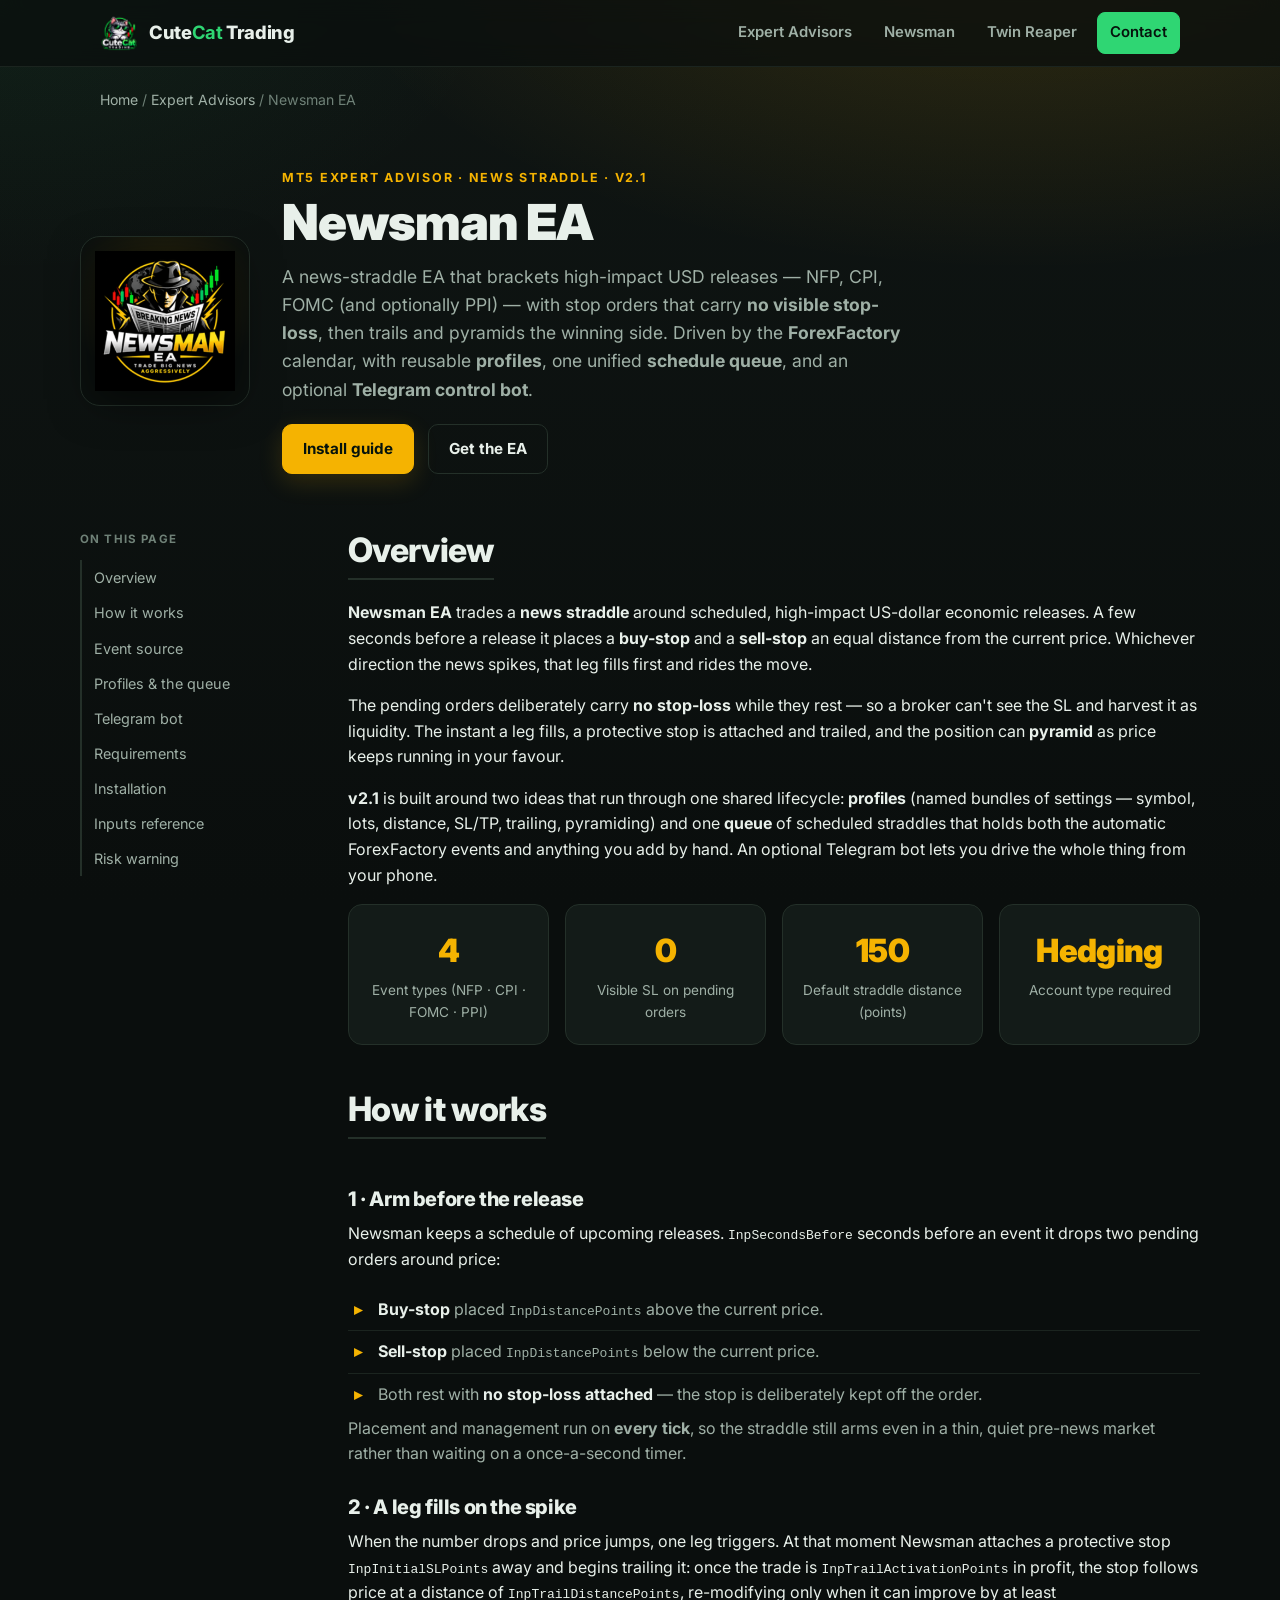
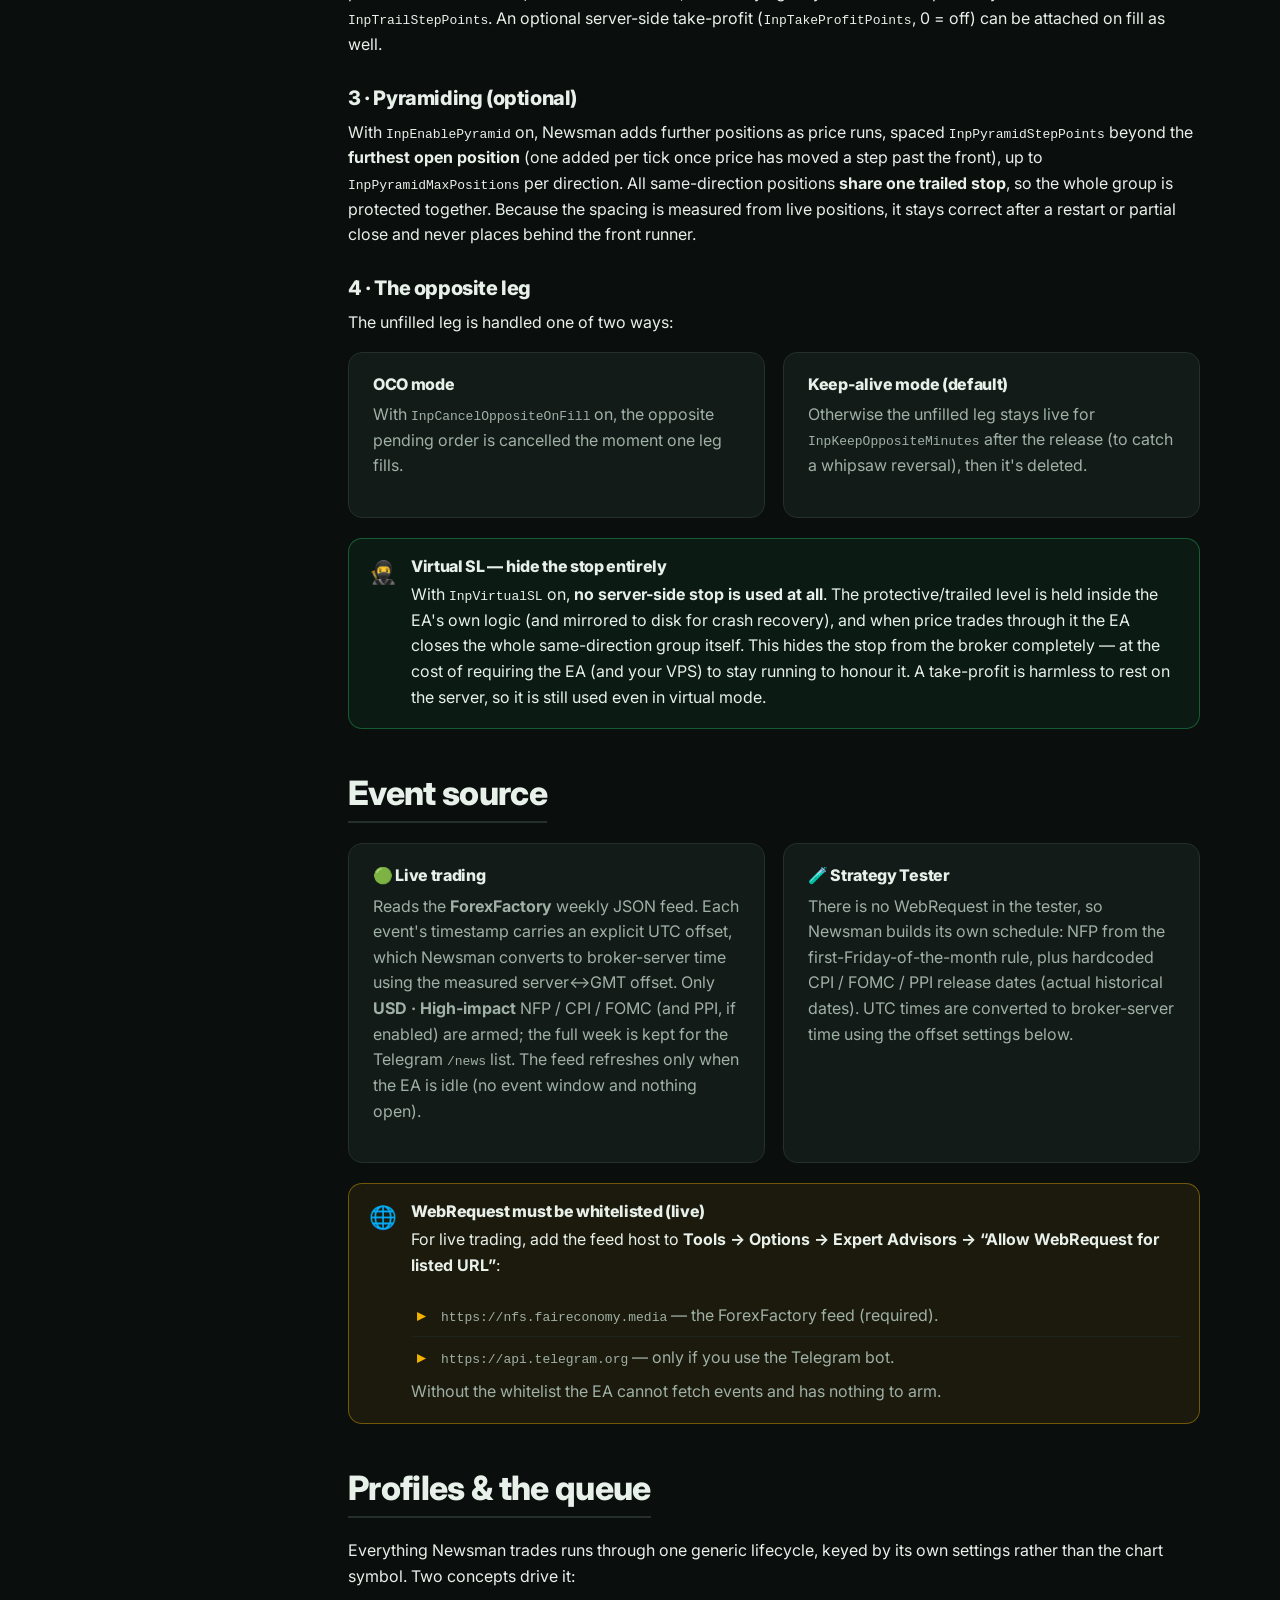
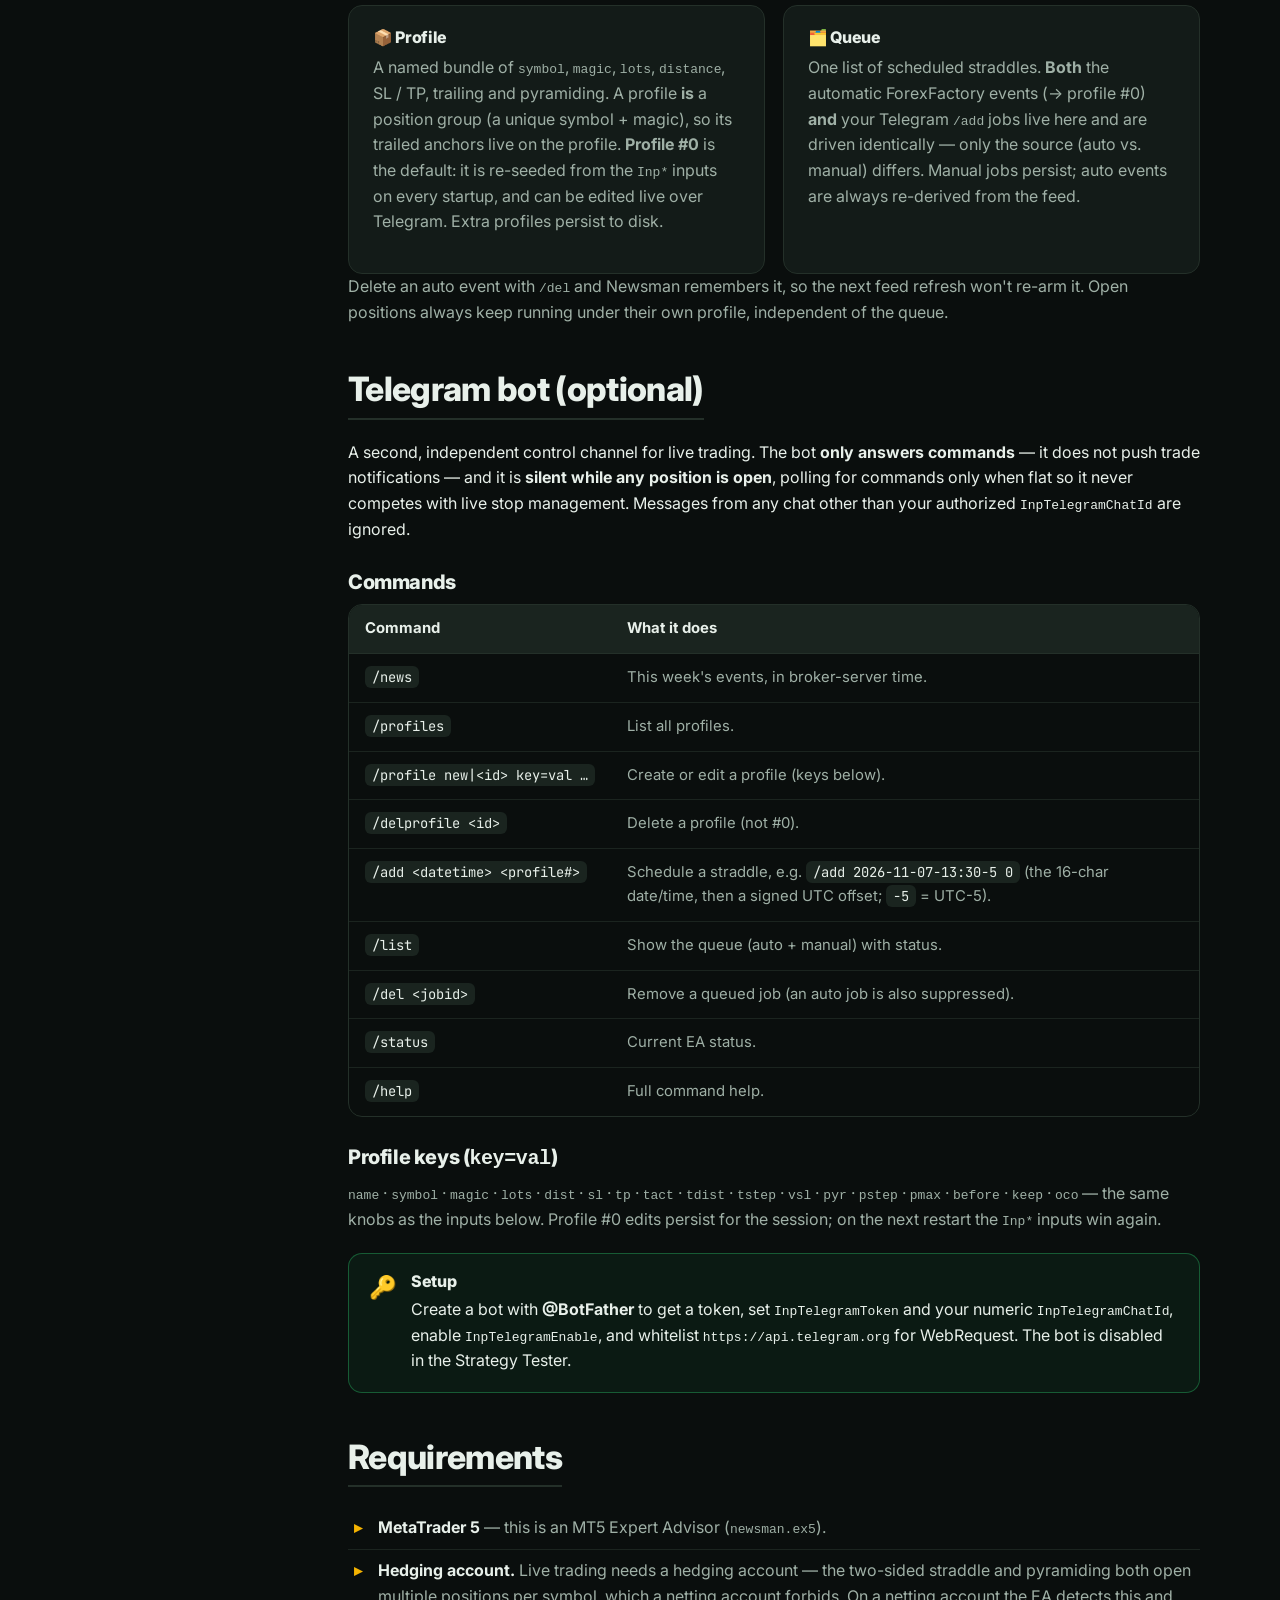
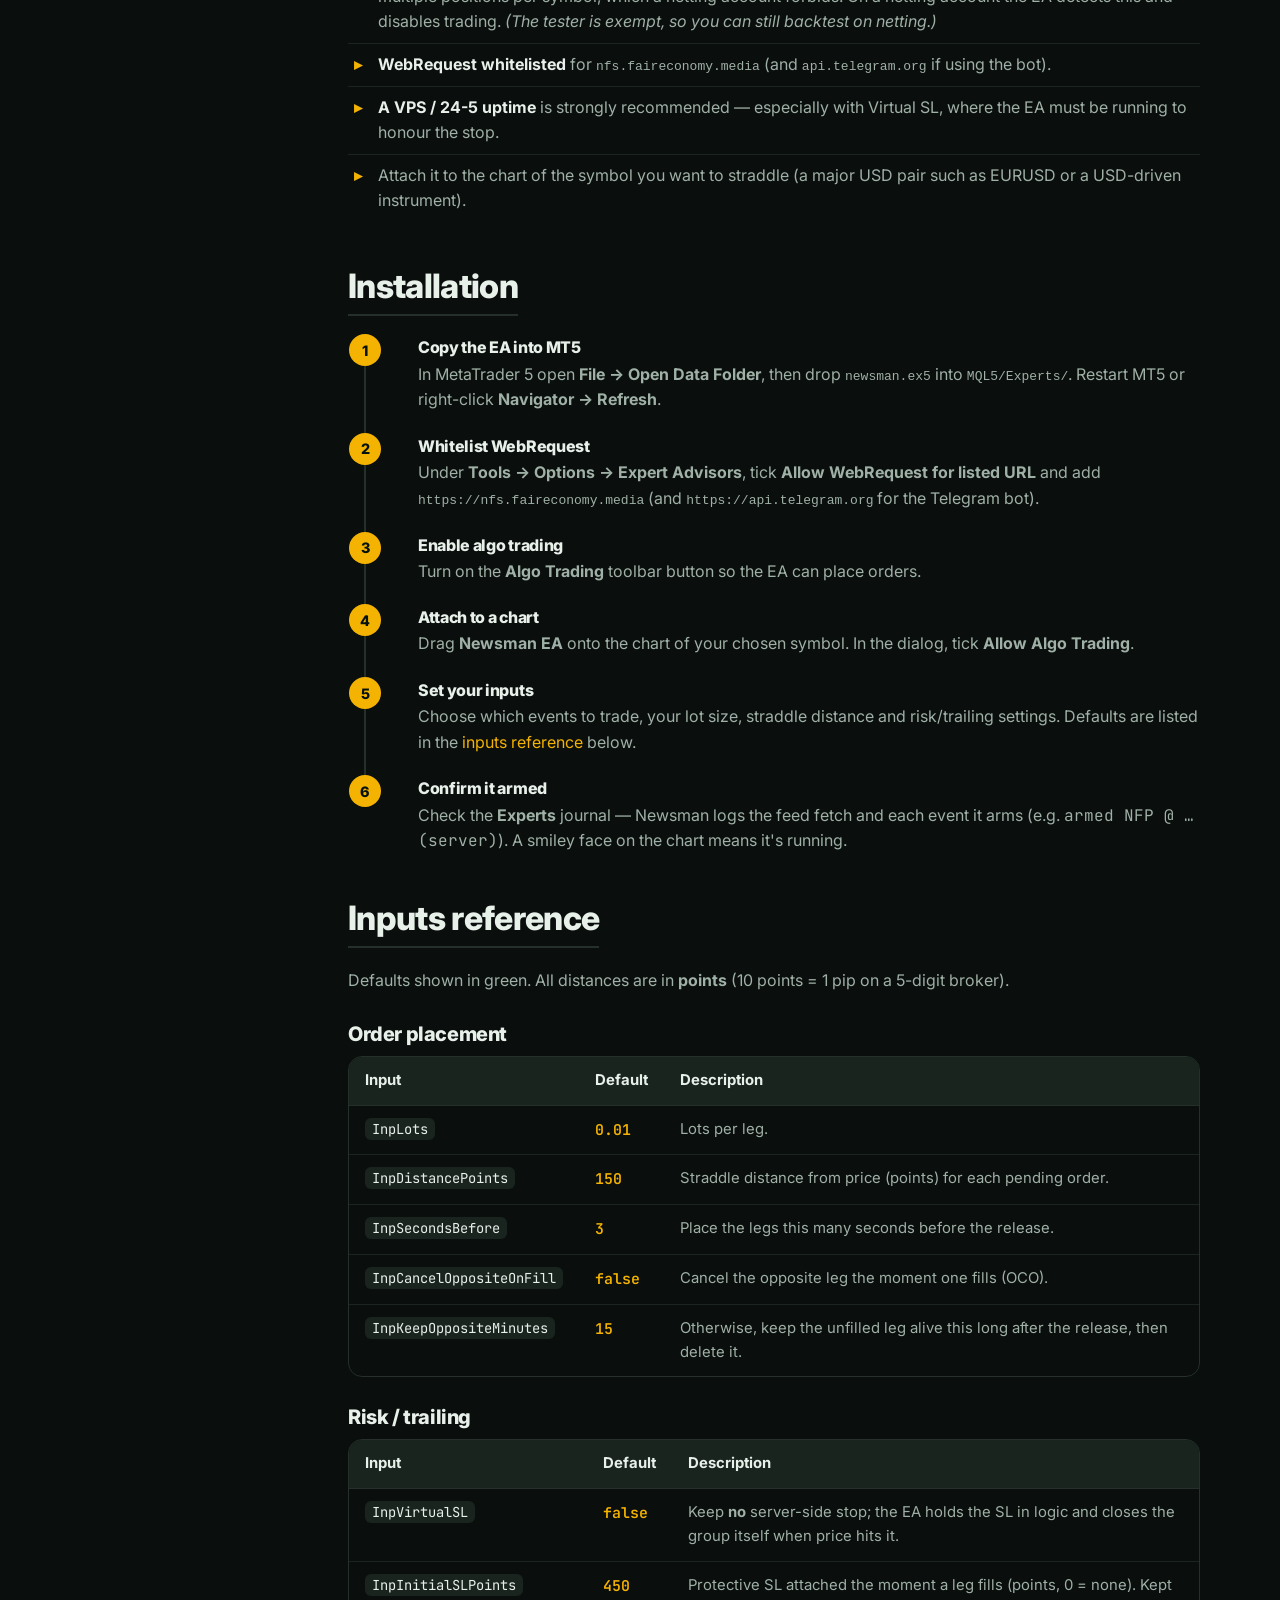
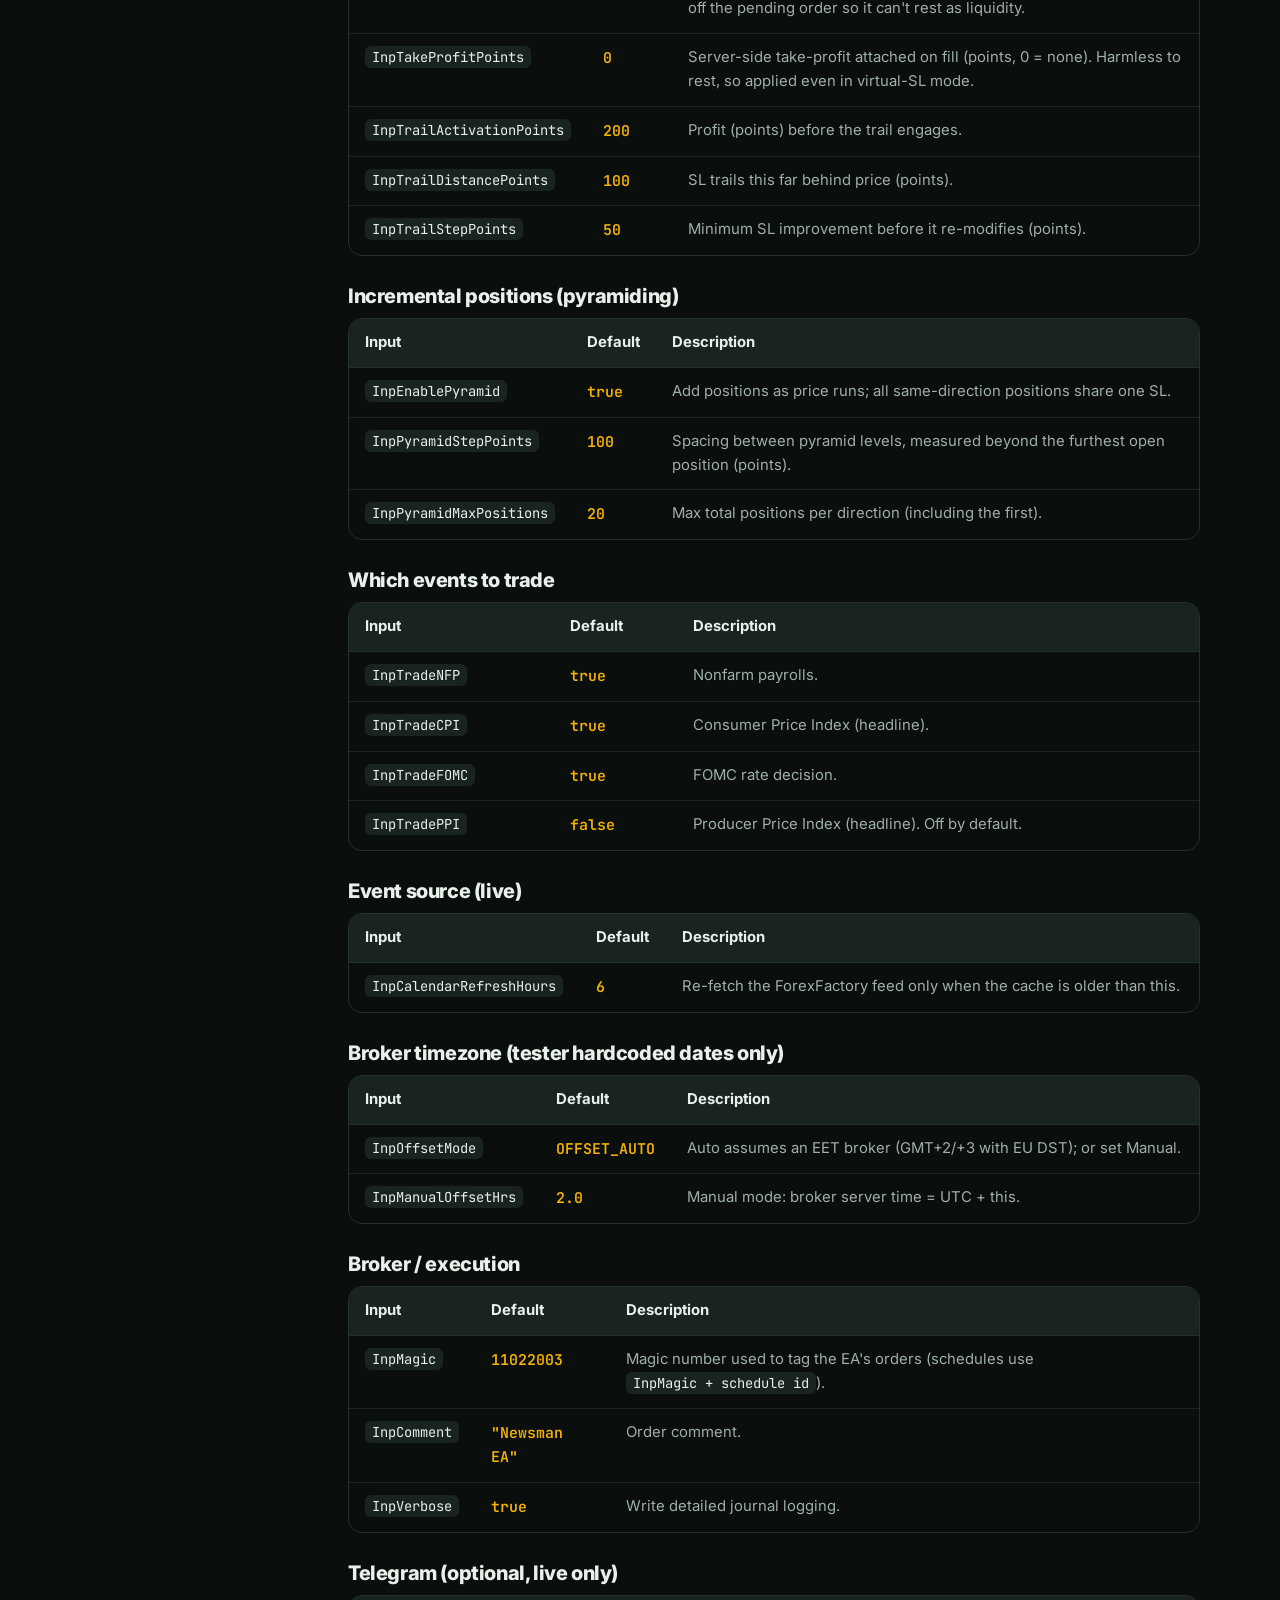
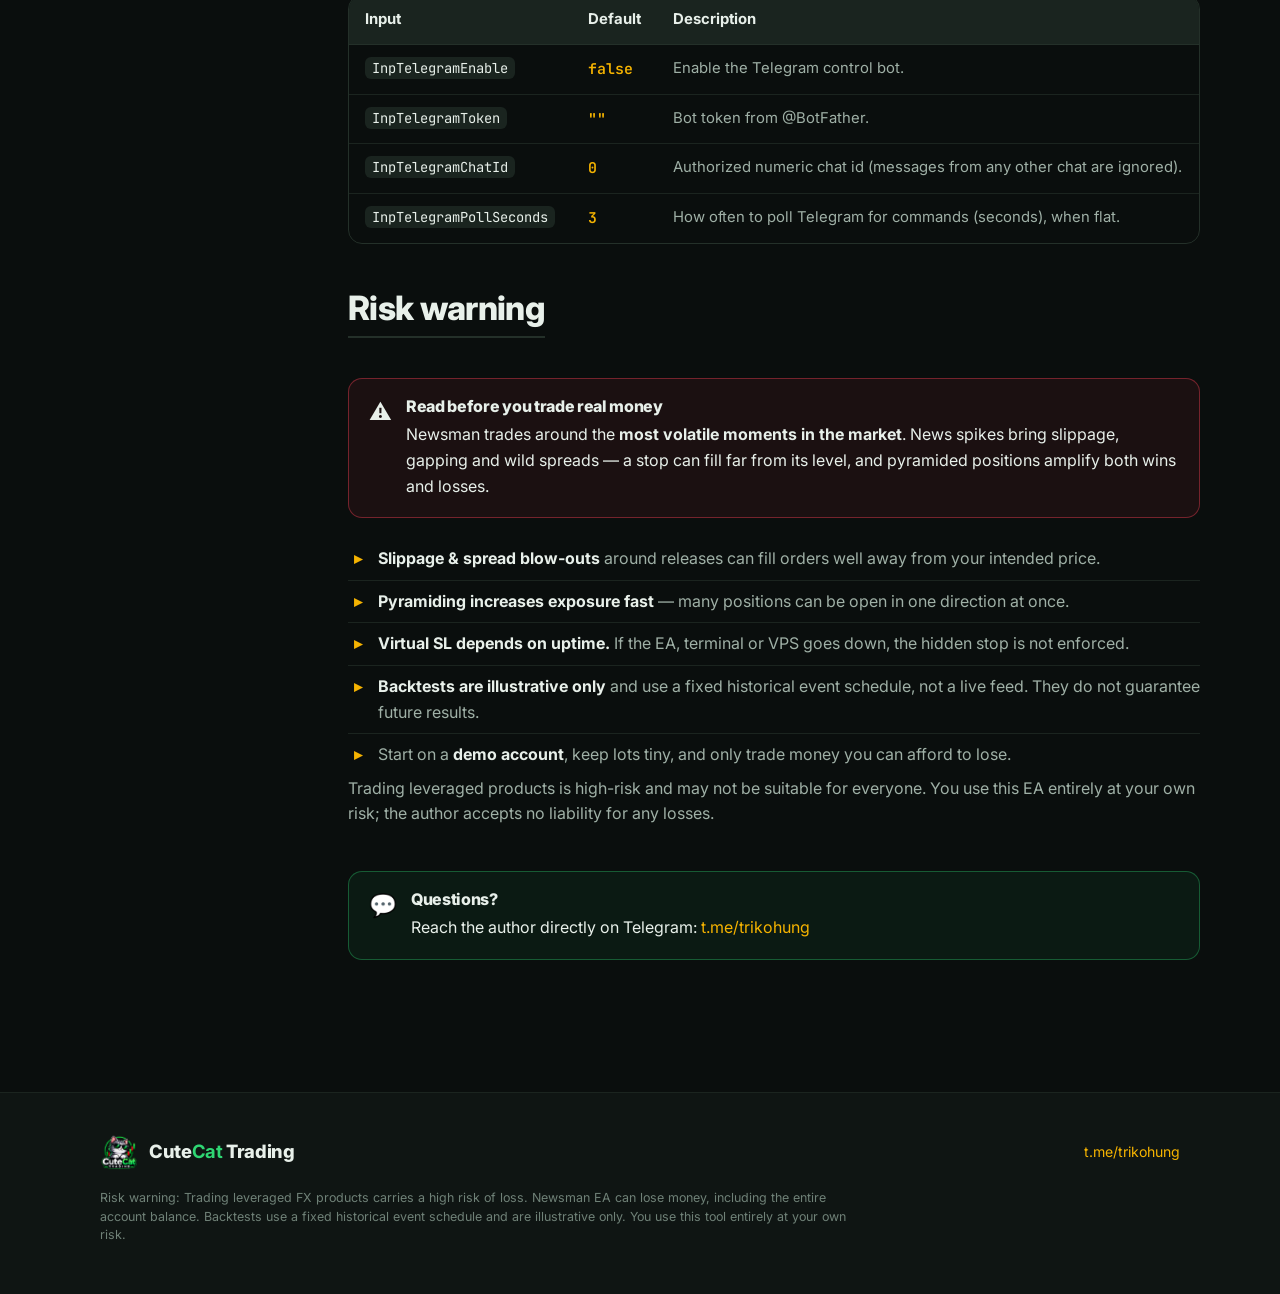
<file: newsman.html>
<!doctype html>
<html lang="en">
<head>
  <meta charset="utf-8">
  <meta name="viewport" content="width=device-width, initial-scale=1">
  <title>Newsman EA — Manual | CuteCat Trading</title>
  <meta name="description" content="Newsman EA v2.1 manual: a MetaTrader 5 news-straddle Expert Advisor for high-impact USD releases (NFP, CPI, FOMC, PPI). ForexFactory-driven, with profiles, a unified schedule queue and a Telegram control bot.">
  <link rel="icon" href="assets/img/newsman.png">
  <link rel="preconnect" href="https://fonts.googleapis.com">
  <link rel="preconnect" href="https://fonts.gstatic.com" crossorigin>
  <link href="https://fonts.googleapis.com/css2?family=Inter:wght@400;600;700;800;900&family=JetBrains+Mono:wght@400;600&display=swap" rel="stylesheet">
  <link rel="stylesheet" href="assets/css/styles.css">
</head>
<body data-ea="newsman">

  <header class="site-header">
    <div class="container nav">
      <a class="brand" href="index.html">
        <img src="assets/img/logo.png" alt="CuteCat Trading logo">
        <span>Cute<b>Cat</b> Trading</span>
      </a>
      <nav class="nav-links">
        <a href="index.html#eas">Expert Advisors</a>
        <a href="newsman.html">Newsman</a>
        <a href="twin-reaper.html">Twin Reaper</a>
        <a class="cta" href="https://t.me/trikohung" target="_blank" rel="noopener">Contact</a>
      </nav>
    </div>
  </header>

  <div class="container crumb">
    <a href="index.html">Home</a> / <a href="index.html#eas">Expert Advisors</a> / Newsman EA
  </div>

  <!-- Hero -->
  <section class="container ea-hero">
    <div class="emblem"><img src="assets/img/newsman.png" alt="Newsman EA emblem"></div>
    <div>
      <div class="eyebrow">MT5 Expert Advisor · News Straddle · v2.1</div>
      <h1>Newsman EA</h1>
      <p class="lead">
        A news-straddle EA that brackets high-impact USD releases — NFP, CPI, FOMC (and optionally PPI) —
        with stop orders that carry <b>no visible stop-loss</b>, then trails and pyramids the winning side.
        Driven by the <b>ForexFactory</b> calendar, with reusable <b>profiles</b>, one unified
        <b>schedule queue</b>, and an optional <b>Telegram control bot</b>.
      </p>
      <div class="hero-actions" style="justify-content:flex-start;">
        <a class="btn btn-primary" href="#install">Install guide</a>
        <a class="btn btn-ghost" href="https://www.mql5.com/en/market/product/201498" target="_blank" rel="noopener">Get the EA</a>
      </div>
    </div>
  </section>

  <main class="container doc">
    <div class="doc-grid">

      <!-- TOC -->
      <aside class="toc">
        <div class="toc-title">On this page</div>
        <a href="#overview">Overview</a>
        <a href="#how">How it works</a>
        <a href="#events">Event source</a>
        <a href="#profiles">Profiles &amp; the queue</a>
        <a href="#telegram">Telegram bot</a>
        <a href="#requirements">Requirements</a>
        <a href="#install">Installation</a>
        <a href="#inputs">Inputs reference</a>
        <a href="#risk">Risk warning</a>
      </aside>

      <!-- Content -->
      <div class="doc-content">

        <section class="doc-section" id="overview">
          <h2>Overview</h2>
          <p>
            <b>Newsman EA</b> trades a <b>news straddle</b> around scheduled, high-impact US-dollar
            economic releases. A few seconds before a release it places a <b>buy-stop</b> and a
            <b>sell-stop</b> an equal distance from the current price. Whichever direction the news
            spikes, that leg fills first and rides the move.
          </p>
          <p>
            The pending orders deliberately carry <b>no stop-loss</b> while they rest — so a broker
            can't see the SL and harvest it as liquidity. The instant a leg fills, a protective stop
            is attached and trailed, and the position can <b>pyramid</b> as price
            keeps running in your favour.
          </p>
          <p>
            <b>v2.1</b> is built around two ideas that run through one shared lifecycle:
            <b>profiles</b> (named bundles of settings — symbol, lots, distance, SL/TP, trailing,
            pyramiding) and one <b>queue</b> of scheduled straddles that holds both the automatic
            ForexFactory events and anything you add by hand. An optional Telegram bot lets you drive
            the whole thing from your phone.
          </p>
          <div class="stats">
            <div class="stat"><div class="num">4</div><div class="lbl">Event types (NFP · CPI · FOMC · PPI)</div></div>
            <div class="stat"><div class="num">0</div><div class="lbl">Visible SL on pending orders</div></div>
            <div class="stat"><div class="num">150</div><div class="lbl">Default straddle distance (points)</div></div>
            <div class="stat"><div class="num">Hedging</div><div class="lbl">Account type required</div></div>
          </div>
        </section>

        <section class="doc-section" id="how">
          <h2>How it works</h2>

          <h3>1 · Arm before the release</h3>
          <p>
            Newsman keeps a schedule of upcoming releases. <code>InpSecondsBefore</code> seconds before
            an event it drops two pending orders around price:
          </p>
          <ul class="feature-list">
            <li><b>Buy-stop</b> placed <code>InpDistancePoints</code> above the current price.</li>
            <li><b>Sell-stop</b> placed <code>InpDistancePoints</code> below the current price.</li>
            <li>Both rest with <b>no stop-loss attached</b> — the stop is deliberately kept off the order.</li>
          </ul>
          <p class="muted">
            Placement and management run on <b>every tick</b>, so the straddle still arms even in a thin,
            quiet pre-news market rather than waiting on a once-a-second timer.
          </p>

          <h3>2 · A leg fills on the spike</h3>
          <p>
            When the number drops and price jumps, one leg triggers. At that moment Newsman attaches a
            protective stop <code>InpInitialSLPoints</code> away and begins trailing it: once the trade
            is <code>InpTrailActivationPoints</code> in profit, the stop follows price at a distance of
            <code>InpTrailDistancePoints</code>, re-modifying only when it can improve by at least
            <code>InpTrailStepPoints</code>. An optional server-side take-profit
            (<code>InpTakeProfitPoints</code>, 0 = off) can be attached on fill as well.
          </p>

          <h3>3 · Pyramiding (optional)</h3>
          <p>
            With <code>InpEnablePyramid</code> on, Newsman adds further positions as price runs, spaced
            <code>InpPyramidStepPoints</code> beyond the <b>furthest open position</b> (one added per tick
            once price has moved a step past the front), up to <code>InpPyramidMaxPositions</code> per
            direction. All same-direction positions <b>share one trailed stop</b>, so the whole group is
            protected together. Because the spacing is measured from live positions, it stays correct
            after a restart or partial close and never places behind the front runner.
          </p>

          <h3>4 · The opposite leg</h3>
          <p>
            The unfilled leg is handled one of two ways:
          </p>
          <div class="grid-2">
            <div class="card">
              <h4>OCO mode</h4>
              <p class="muted">With <code>InpCancelOppositeOnFill</code> on, the opposite pending order is cancelled the moment one leg fills.</p>
            </div>
            <div class="card">
              <h4>Keep-alive mode (default)</h4>
              <p class="muted">Otherwise the unfilled leg stays live for <code>InpKeepOppositeMinutes</code> after the release (to catch a whipsaw reversal), then it's deleted.</p>
            </div>
          </div>

          <div class="callout info">
            <div class="ico">🥷</div>
            <div>
              <h4>Virtual SL — hide the stop entirely</h4>
              <p>
                With <code>InpVirtualSL</code> on, <b>no server-side stop is used at all</b>. The
                protective/trailed level is held inside the EA's own logic (and mirrored to disk for
                crash recovery), and when price trades through it the EA closes the whole same-direction
                group itself. This hides the stop from the broker completely — at the cost of requiring
                the EA (and your VPS) to stay running to honour it. A take-profit is harmless to rest on
                the server, so it is still used even in virtual mode.
              </p>
            </div>
          </div>
        </section>

        <section class="doc-section" id="events">
          <h2>Event source</h2>
          <div class="grid-2">
            <div class="card">
              <h4>🟢 Live trading</h4>
              <p class="muted">
                Reads the <b>ForexFactory</b> weekly JSON feed. Each event's timestamp carries an explicit
                UTC offset, which Newsman converts to broker-server time using the measured server↔GMT
                offset. Only <b>USD · High-impact</b> NFP / CPI / FOMC (and PPI, if enabled) are armed;
                the full week is kept for the Telegram <code>/news</code> list. The feed refreshes only
                when the EA is idle (no event window and nothing open).
              </p>
            </div>
            <div class="card">
              <h4>🧪 Strategy Tester</h4>
              <p class="muted">
                There is no WebRequest in the tester, so Newsman builds its own schedule: NFP from the
                first-Friday-of-the-month rule, plus hardcoded CPI / FOMC / PPI release dates (actual
                historical dates). UTC times are converted to broker-server time using the offset settings
                below.
              </p>
            </div>
          </div>
          <div class="callout warn">
            <div class="ico">🌐</div>
            <div>
              <h4>WebRequest must be whitelisted (live)</h4>
              <p>
                For live trading, add the feed host to <b>Tools → Options → Expert Advisors → “Allow
                WebRequest for listed URL”</b>:
              </p>
              <ul class="feature-list">
                <li><code>https://nfs.faireconomy.media</code> — the ForexFactory feed (required).</li>
                <li><code>https://api.telegram.org</code> — only if you use the Telegram bot.</li>
              </ul>
              <p class="muted">Without the whitelist the EA cannot fetch events and has nothing to arm.</p>
            </div>
          </div>
        </section>

        <section class="doc-section" id="profiles">
          <h2>Profiles &amp; the queue</h2>
          <p>
            Everything Newsman trades runs through one generic lifecycle, keyed by its own settings rather
            than the chart symbol. Two concepts drive it:
          </p>
          <div class="grid-2">
            <div class="card">
              <h4>📦 Profile</h4>
              <p class="muted">
                A named bundle of <code>symbol</code>, <code>magic</code>, <code>lots</code>,
                <code>distance</code>, SL / TP, trailing and pyramiding. A profile <b>is</b> a position
                group (a unique symbol + magic), so its trailed anchors live on the profile.
                <b>Profile #0</b> is the default: it is re-seeded from the <code>Inp*</code> inputs on
                every startup, and can be edited live over Telegram. Extra profiles persist to disk.
              </p>
            </div>
            <div class="card">
              <h4>🗂️ Queue</h4>
              <p class="muted">
                One list of scheduled straddles. <b>Both</b> the automatic ForexFactory events
                (→ profile #0) <b>and</b> your Telegram <code>/add</code> jobs live here and are driven
                identically — only the source (auto vs. manual) differs. Manual jobs persist; auto events
                are always re-derived from the feed.
              </p>
            </div>
          </div>
          <p class="muted">
            Delete an auto event with <code>/del</code> and Newsman remembers it, so the next feed refresh
            won't re-arm it. Open positions always keep running under their own profile, independent of the
            queue.
          </p>
        </section>

        <section class="doc-section" id="telegram">
          <h2>Telegram bot (optional)</h2>
          <p>
            A second, independent control channel for live trading. The bot <b>only answers commands</b> —
            it does not push trade notifications — and it is <b>silent while any position is open</b>,
            polling for commands only when flat so it never competes with live stop management. Messages
            from any chat other than your authorized <code>InpTelegramChatId</code> are ignored.
          </p>

          <h3>Commands</h3>
          <div class="table-wrap">
            <table>
              <thead><tr><th>Command</th><th>What it does</th></tr></thead>
              <tbody>
                <tr><td><span class="param">/news</span></td><td>This week's events, in broker-server time.</td></tr>
                <tr><td><span class="param">/profiles</span></td><td>List all profiles.</td></tr>
                <tr><td><span class="param">/profile new|&lt;id&gt; key=val …</span></td><td>Create or edit a profile (keys below).</td></tr>
                <tr><td><span class="param">/delprofile &lt;id&gt;</span></td><td>Delete a profile (not #0).</td></tr>
                <tr><td><span class="param">/add &lt;datetime&gt; &lt;profile#&gt;</span></td><td>Schedule a straddle, e.g. <code>/add 2026-11-07-13:30-5 0</code> (the 16-char date/time, then a signed UTC offset; <code>-5</code> = UTC-5).</td></tr>
                <tr><td><span class="param">/list</span></td><td>Show the queue (auto + manual) with status.</td></tr>
                <tr><td><span class="param">/del &lt;jobid&gt;</span></td><td>Remove a queued job (an auto job is also suppressed).</td></tr>
                <tr><td><span class="param">/status</span></td><td>Current EA status.</td></tr>
                <tr><td><span class="param">/help</span></td><td>Full command help.</td></tr>
              </tbody>
            </table>
          </div>

          <h3>Profile keys (<code>key=val</code>)</h3>
          <p class="muted">
            <code>name</code> · <code>symbol</code> · <code>magic</code> · <code>lots</code> ·
            <code>dist</code> · <code>sl</code> · <code>tp</code> · <code>tact</code> ·
            <code>tdist</code> · <code>tstep</code> · <code>vsl</code> · <code>pyr</code> ·
            <code>pstep</code> · <code>pmax</code> · <code>before</code> · <code>keep</code> ·
            <code>oco</code> — the same knobs as the inputs below. Profile #0 edits persist for the
            session; on the next restart the <code>Inp*</code> inputs win again.
          </p>

          <div class="callout info">
            <div class="ico">🔑</div>
            <div>
              <h4>Setup</h4>
              <p>
                Create a bot with <b>@BotFather</b> to get a token, set <code>InpTelegramToken</code> and
                your numeric <code>InpTelegramChatId</code>, enable <code>InpTelegramEnable</code>, and
                whitelist <code>https://api.telegram.org</code> for WebRequest. The bot is disabled in the
                Strategy Tester.
              </p>
            </div>
          </div>
        </section>

        <section class="doc-section" id="requirements">
          <h2>Requirements</h2>
          <ul class="feature-list">
            <li><b>MetaTrader 5</b> — this is an MT5 Expert Advisor (<code>newsman.ex5</code>).</li>
            <li><b>Hedging account.</b> Live trading needs a hedging account — the two-sided straddle and pyramiding both open multiple positions per symbol, which a netting account forbids. On a netting account the EA detects this and disables trading. <i>(The tester is exempt, so you can still backtest on netting.)</i></li>
            <li><b>WebRequest whitelisted</b> for <code>nfs.faireconomy.media</code> (and <code>api.telegram.org</code> if using the bot).</li>
            <li><b>A VPS / 24-5 uptime</b> is strongly recommended — especially with Virtual SL, where the EA must be running to honour the stop.</li>
            <li>Attach it to the chart of the symbol you want to straddle (a major USD pair such as EURUSD or a USD-driven instrument).</li>
          </ul>
        </section>

        <section class="doc-section" id="install">
          <h2>Installation</h2>
          <ol class="steps">
            <li>
              <h4>Copy the EA into MT5</h4>
              <p>In MetaTrader 5 open <b>File → Open Data Folder</b>, then drop <code>newsman.ex5</code> into <code>MQL5/Experts/</code>. Restart MT5 or right-click <b>Navigator → Refresh</b>.</p>
            </li>
            <li>
              <h4>Whitelist WebRequest</h4>
              <p>Under <b>Tools → Options → Expert Advisors</b>, tick <b>Allow WebRequest for listed URL</b> and add <code>https://nfs.faireconomy.media</code> (and <code>https://api.telegram.org</code> for the Telegram bot).</p>
            </li>
            <li>
              <h4>Enable algo trading</h4>
              <p>Turn on the <b>Algo Trading</b> toolbar button so the EA can place orders.</p>
            </li>
            <li>
              <h4>Attach to a chart</h4>
              <p>Drag <b>Newsman EA</b> onto the chart of your chosen symbol. In the dialog, tick <b>Allow Algo Trading</b>.</p>
            </li>
            <li>
              <h4>Set your inputs</h4>
              <p>Choose which events to trade, your lot size, straddle distance and risk/trailing settings. Defaults are listed in the <a href="#inputs">inputs reference</a> below.</p>
            </li>
            <li>
              <h4>Confirm it armed</h4>
              <p>Check the <b>Experts</b> journal — Newsman logs the feed fetch and each event it arms (e.g. <span class="mono">armed NFP @ … (server)</span>). A smiley face on the chart means it's running.</p>
            </li>
          </ol>
        </section>

        <section class="doc-section" id="inputs">
          <h2>Inputs reference</h2>
          <p class="muted">Defaults shown in <span class="def">green</span>. All distances are in <b>points</b> (10 points = 1 pip on a 5-digit broker).</p>

          <h3>Order placement</h3>
          <div class="table-wrap">
            <table>
              <thead><tr><th>Input</th><th>Default</th><th>Description</th></tr></thead>
              <tbody>
                <tr><td><span class="param">InpLots</span></td><td><span class="def">0.01</span></td><td>Lots per leg.</td></tr>
                <tr><td><span class="param">InpDistancePoints</span></td><td><span class="def">150</span></td><td>Straddle distance from price (points) for each pending order.</td></tr>
                <tr><td><span class="param">InpSecondsBefore</span></td><td><span class="def">3</span></td><td>Place the legs this many seconds before the release.</td></tr>
                <tr><td><span class="param">InpCancelOppositeOnFill</span></td><td><span class="def">false</span></td><td>Cancel the opposite leg the moment one fills (OCO).</td></tr>
                <tr><td><span class="param">InpKeepOppositeMinutes</span></td><td><span class="def">15</span></td><td>Otherwise, keep the unfilled leg alive this long after the release, then delete it.</td></tr>
              </tbody>
            </table>
          </div>

          <h3>Risk / trailing</h3>
          <div class="table-wrap">
            <table>
              <thead><tr><th>Input</th><th>Default</th><th>Description</th></tr></thead>
              <tbody>
                <tr><td><span class="param">InpVirtualSL</span></td><td><span class="def">false</span></td><td>Keep <b>no</b> server-side stop; the EA holds the SL in logic and closes the group itself when price hits it.</td></tr>
                <tr><td><span class="param">InpInitialSLPoints</span></td><td><span class="def">450</span></td><td>Protective SL attached the moment a leg fills (points, 0 = none). Kept off the pending order so it can't rest as liquidity.</td></tr>
                <tr><td><span class="param">InpTakeProfitPoints</span></td><td><span class="def">0</span></td><td>Server-side take-profit attached on fill (points, 0 = none). Harmless to rest, so applied even in virtual-SL mode.</td></tr>
                <tr><td><span class="param">InpTrailActivationPoints</span></td><td><span class="def">200</span></td><td>Profit (points) before the trail engages.</td></tr>
                <tr><td><span class="param">InpTrailDistancePoints</span></td><td><span class="def">100</span></td><td>SL trails this far behind price (points).</td></tr>
                <tr><td><span class="param">InpTrailStepPoints</span></td><td><span class="def">50</span></td><td>Minimum SL improvement before it re-modifies (points).</td></tr>
              </tbody>
            </table>
          </div>

          <h3>Incremental positions (pyramiding)</h3>
          <div class="table-wrap">
            <table>
              <thead><tr><th>Input</th><th>Default</th><th>Description</th></tr></thead>
              <tbody>
                <tr><td><span class="param">InpEnablePyramid</span></td><td><span class="def">true</span></td><td>Add positions as price runs; all same-direction positions share one SL.</td></tr>
                <tr><td><span class="param">InpPyramidStepPoints</span></td><td><span class="def">100</span></td><td>Spacing between pyramid levels, measured beyond the furthest open position (points).</td></tr>
                <tr><td><span class="param">InpPyramidMaxPositions</span></td><td><span class="def">20</span></td><td>Max total positions per direction (including the first).</td></tr>
              </tbody>
            </table>
          </div>

          <h3>Which events to trade</h3>
          <div class="table-wrap">
            <table>
              <thead><tr><th>Input</th><th>Default</th><th>Description</th></tr></thead>
              <tbody>
                <tr><td><span class="param">InpTradeNFP</span></td><td><span class="def">true</span></td><td>Nonfarm payrolls.</td></tr>
                <tr><td><span class="param">InpTradeCPI</span></td><td><span class="def">true</span></td><td>Consumer Price Index (headline).</td></tr>
                <tr><td><span class="param">InpTradeFOMC</span></td><td><span class="def">true</span></td><td>FOMC rate decision.</td></tr>
                <tr><td><span class="param">InpTradePPI</span></td><td><span class="def">false</span></td><td>Producer Price Index (headline). Off by default.</td></tr>
              </tbody>
            </table>
          </div>

          <h3>Event source (live)</h3>
          <div class="table-wrap">
            <table>
              <thead><tr><th>Input</th><th>Default</th><th>Description</th></tr></thead>
              <tbody>
                <tr><td><span class="param">InpCalendarRefreshHours</span></td><td><span class="def">6</span></td><td>Re-fetch the ForexFactory feed only when the cache is older than this.</td></tr>
              </tbody>
            </table>
          </div>

          <h3>Broker timezone (tester hardcoded dates only)</h3>
          <div class="table-wrap">
            <table>
              <thead><tr><th>Input</th><th>Default</th><th>Description</th></tr></thead>
              <tbody>
                <tr><td><span class="param">InpOffsetMode</span></td><td><span class="def">OFFSET_AUTO</span></td><td>Auto assumes an EET broker (GMT+2/+3 with EU DST); or set Manual.</td></tr>
                <tr><td><span class="param">InpManualOffsetHrs</span></td><td><span class="def">2.0</span></td><td>Manual mode: broker server time = UTC + this.</td></tr>
              </tbody>
            </table>
          </div>

          <h3>Broker / execution</h3>
          <div class="table-wrap">
            <table>
              <thead><tr><th>Input</th><th>Default</th><th>Description</th></tr></thead>
              <tbody>
                <tr><td><span class="param">InpMagic</span></td><td><span class="def">11022003</span></td><td>Magic number used to tag the EA's orders (schedules use <code>InpMagic + schedule id</code>).</td></tr>
                <tr><td><span class="param">InpComment</span></td><td><span class="def">"Newsman EA"</span></td><td>Order comment.</td></tr>
                <tr><td><span class="param">InpVerbose</span></td><td><span class="def">true</span></td><td>Write detailed journal logging.</td></tr>
              </tbody>
            </table>
          </div>

          <h3>Telegram (optional, live only)</h3>
          <div class="table-wrap">
            <table>
              <thead><tr><th>Input</th><th>Default</th><th>Description</th></tr></thead>
              <tbody>
                <tr><td><span class="param">InpTelegramEnable</span></td><td><span class="def">false</span></td><td>Enable the Telegram control bot.</td></tr>
                <tr><td><span class="param">InpTelegramToken</span></td><td><span class="def">""</span></td><td>Bot token from @BotFather.</td></tr>
                <tr><td><span class="param">InpTelegramChatId</span></td><td><span class="def">0</span></td><td>Authorized numeric chat id (messages from any other chat are ignored).</td></tr>
                <tr><td><span class="param">InpTelegramPollSeconds</span></td><td><span class="def">3</span></td><td>How often to poll Telegram for commands (seconds), when flat.</td></tr>
              </tbody>
            </table>
          </div>
        </section>

        <section class="doc-section" id="risk">
          <h2>Risk warning</h2>
          <div class="callout danger">
            <div class="ico">⚠️</div>
            <div>
              <h4>Read before you trade real money</h4>
              <p>
                Newsman trades around the <b>most volatile moments in the market</b>. News spikes bring
                slippage, gapping and wild spreads — a stop can fill far from its level, and pyramided
                positions amplify both wins and losses.
              </p>
            </div>
          </div>
          <ul class="feature-list">
            <li><b>Slippage &amp; spread blow-outs</b> around releases can fill orders well away from your intended price.</li>
            <li><b>Pyramiding increases exposure fast</b> — many positions can be open in one direction at once.</li>
            <li><b>Virtual SL depends on uptime.</b> If the EA, terminal or VPS goes down, the hidden stop is not enforced.</li>
            <li><b>Backtests are illustrative only</b> and use a fixed historical event schedule, not a live feed. They do not guarantee future results.</li>
            <li>Start on a <b>demo account</b>, keep lots tiny, and only trade money you can afford to lose.</li>
          </ul>
          <p class="muted">
            Trading leveraged products is high-risk and may not be suitable for everyone. You use this
            EA entirely at your own risk; the author accepts no liability for any losses.
          </p>
        </section>

        <div class="callout info" style="margin-top:36px;">
          <div class="ico">💬</div>
          <div>
            <h4>Questions?</h4>
            <p>Reach the author directly on Telegram: <a href="https://t.me/trikohung" target="_blank" rel="noopener">t.me/trikohung</a></p>
          </div>
        </div>

      </div>
    </div>
  </main>

  <footer class="site-footer">
    <div class="container">
      <div class="footer-inner">
        <a class="brand" href="index.html">
          <img src="assets/img/logo.png" alt="CuteCat Trading logo">
          <span>Cute<b>Cat</b> Trading</span>
        </a>
        <div class="muted"><a href="https://t.me/trikohung" target="_blank" rel="noopener">t.me/trikohung</a></div>
      </div>
      <p class="footer-disclaimer">
        Risk warning: Trading leveraged FX products carries a high risk of loss. Newsman EA can lose
        money, including the entire account balance. Backtests use a fixed historical event schedule and
        are illustrative only. You use this tool entirely at your own risk.
      </p>
    </div>
  </footer>

</body>
</html>
</file>
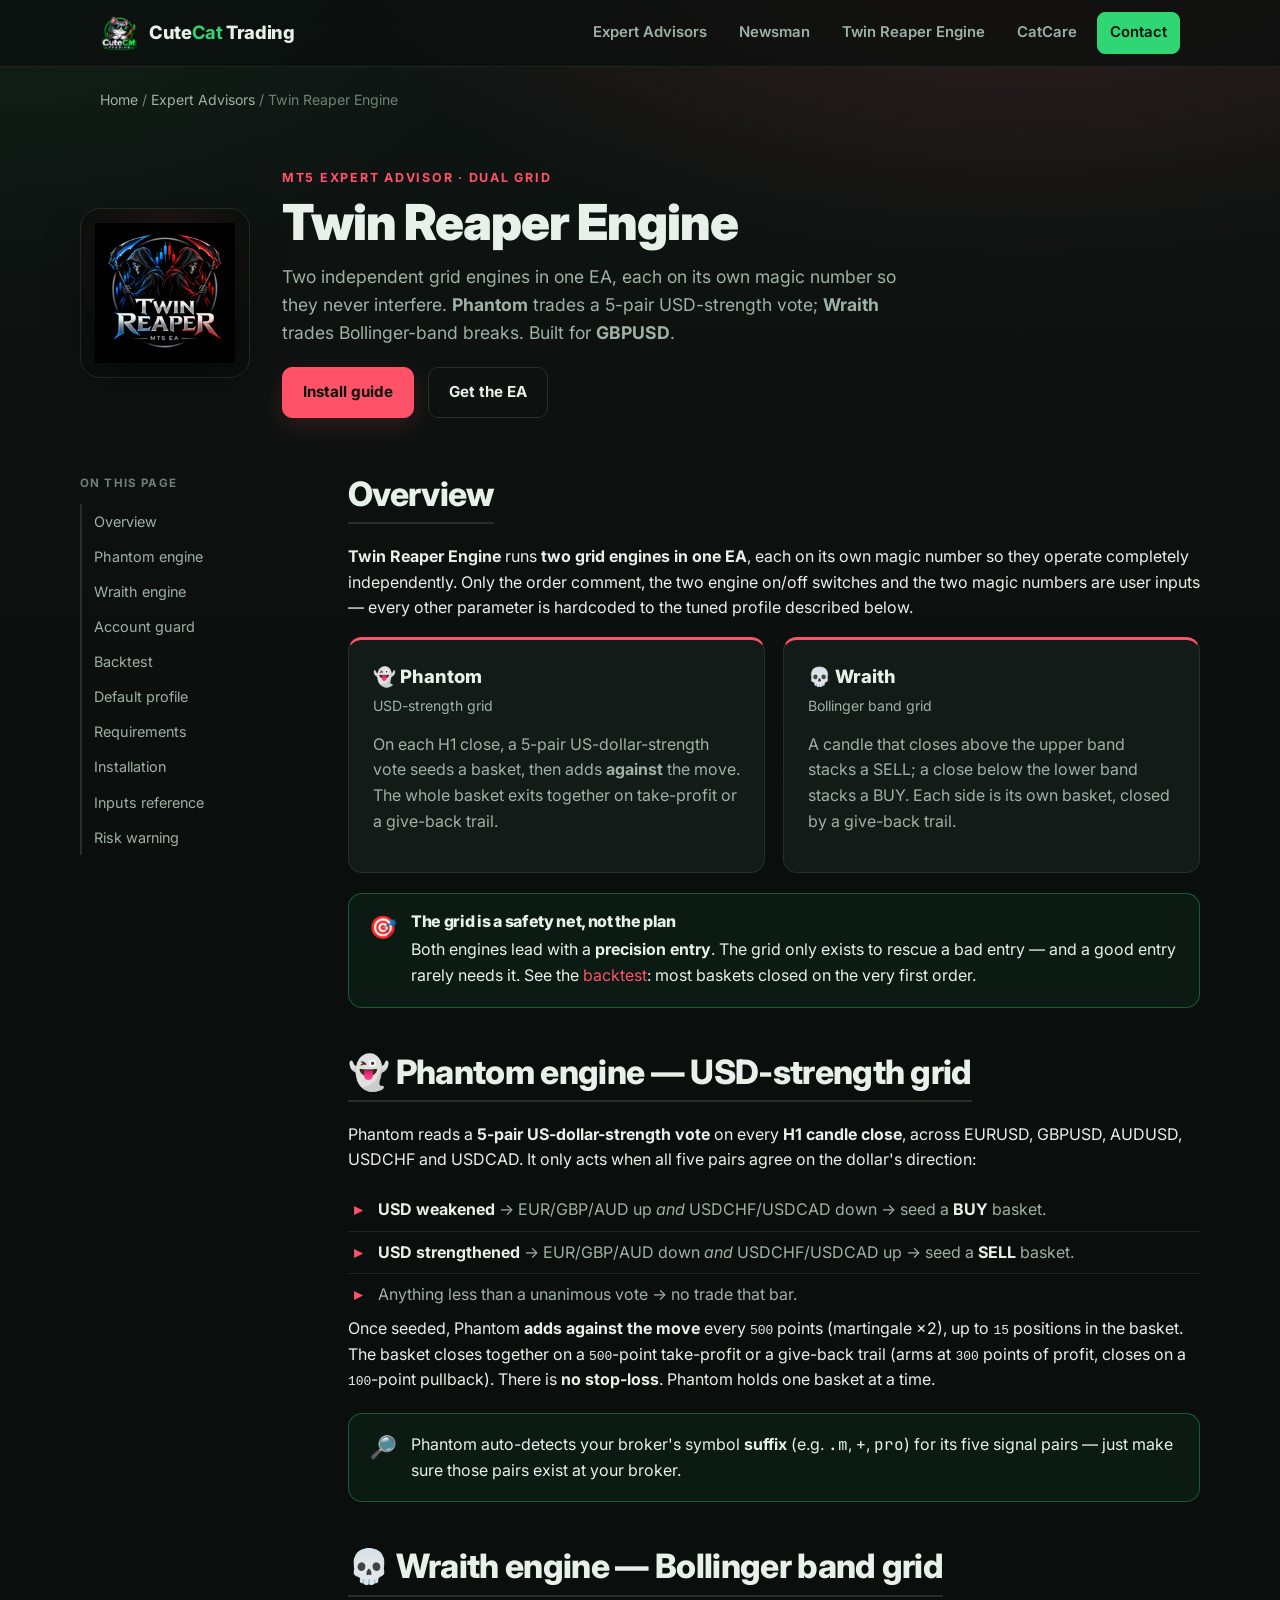
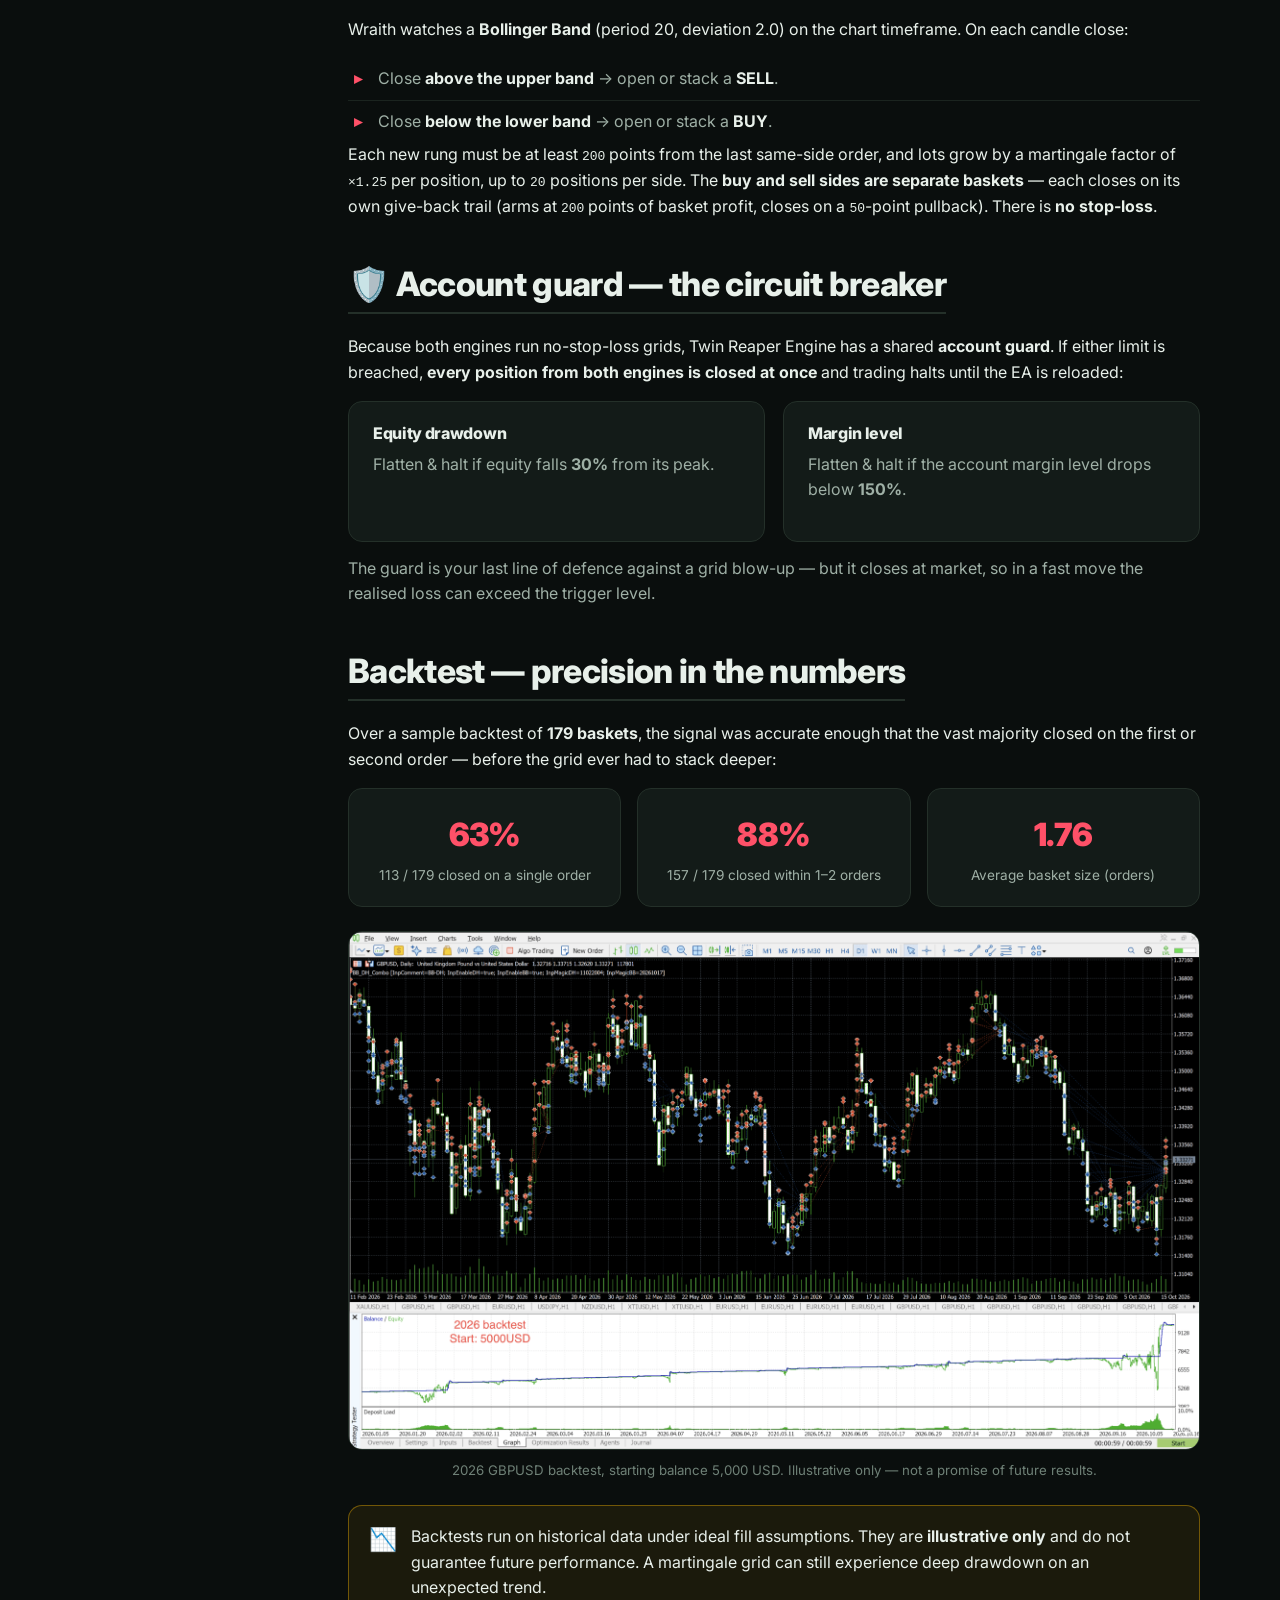
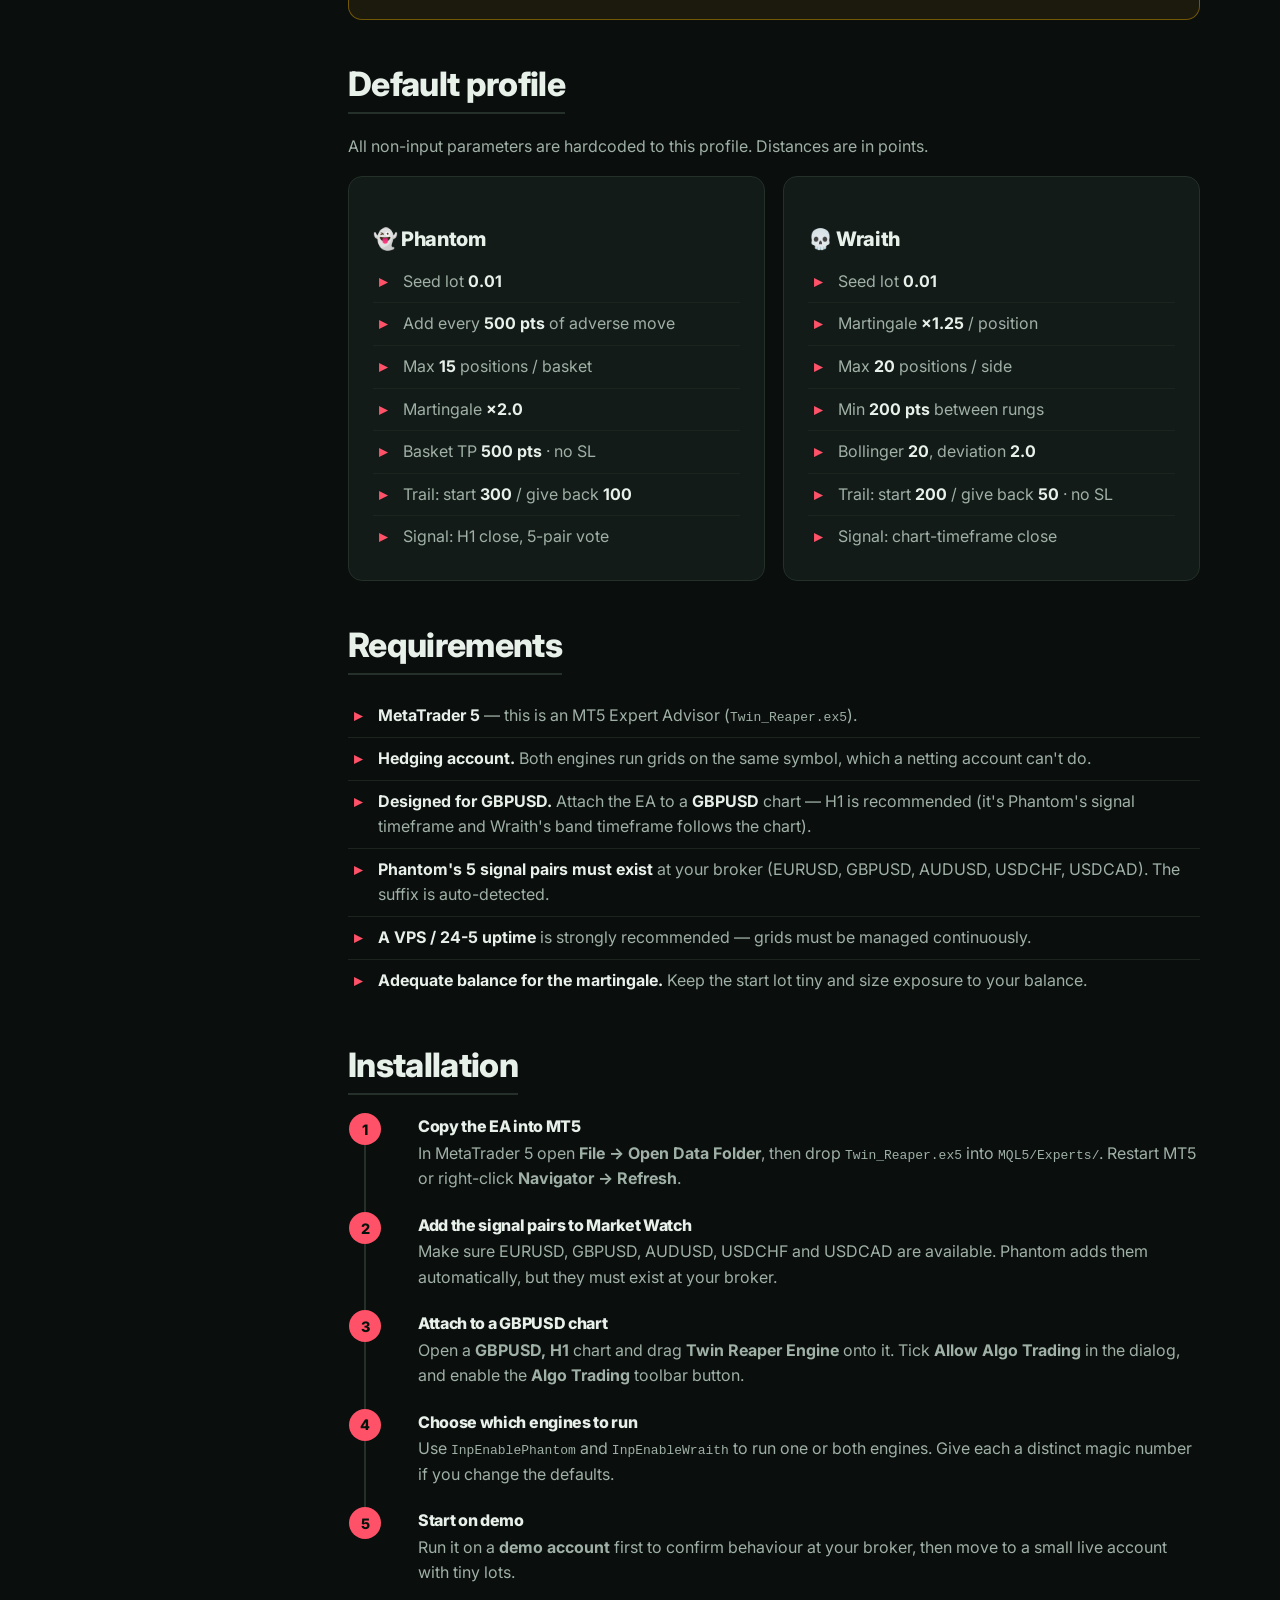
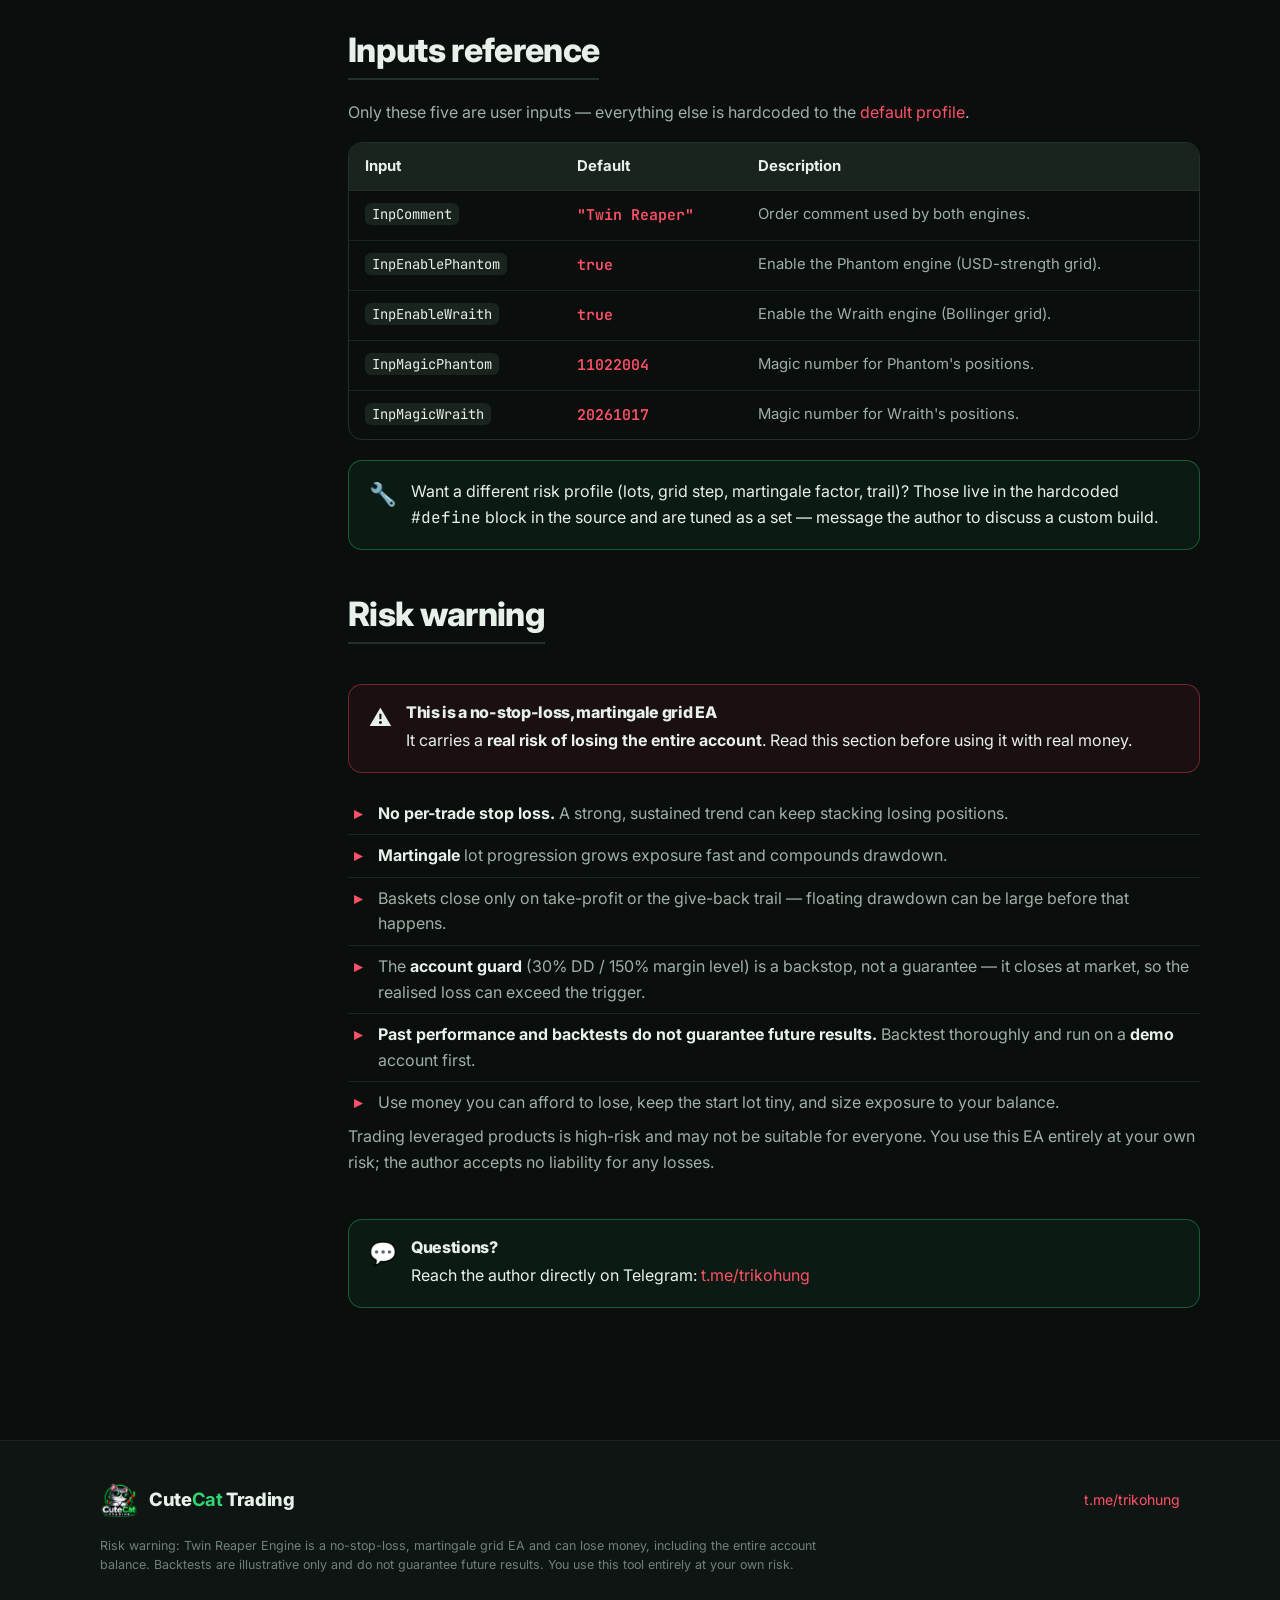
<file: twin-reaper.html>
<!doctype html>
<html lang="en">
<head>
  <meta charset="utf-8">
  <meta name="viewport" content="width=device-width, initial-scale=1">
  <title>Twin Reaper Engine — Manual | CuteCat Trading</title>
  <meta name="description" content="Twin Reaper Engine manual: a MetaTrader 5 EA with two grid engines — Phantom (USD-strength grid) and Wraith (Bollinger grid) — for GBPUSD.">
  <link rel="icon" href="assets/img/twin-reaper.png">
  <link rel="preconnect" href="https://fonts.googleapis.com">
  <link rel="preconnect" href="https://fonts.gstatic.com" crossorigin>
  <link href="https://fonts.googleapis.com/css2?family=Inter:wght@400;600;700;800;900&family=JetBrains+Mono:wght@400;600&display=swap" rel="stylesheet">
  <link rel="stylesheet" href="assets/css/styles.css">
</head>
<body data-ea="twin-reaper">

  <header class="site-header">
    <div class="container nav">
      <a class="brand" href="index.html">
        <img src="assets/img/logo.png" alt="CuteCat Trading logo">
        <span>Cute<b>Cat</b> Trading</span>
      </a>
      <nav class="nav-links">
        <a href="index.html#eas">Expert Advisors</a>
        <a href="newsman.html">Newsman</a>
        <a href="twin-reaper.html">Twin Reaper Engine</a>
        <a href="catcare.html">CatCare</a>
        <a class="cta" href="https://t.me/trikohung" target="_blank" rel="noopener">Contact</a>
      </nav>
    </div>
  </header>

  <div class="container crumb">
    <a href="index.html">Home</a> / <a href="index.html#eas">Expert Advisors</a> / Twin Reaper Engine
  </div>

  <!-- Hero -->
  <section class="container ea-hero">
    <div class="emblem"><img src="assets/img/twin-reaper.png" alt="Twin Reaper Engine emblem"></div>
    <div>
      <div class="eyebrow">MT5 Expert Advisor · Dual Grid</div>
      <h1>Twin Reaper Engine</h1>
      <p class="lead">
        Two independent grid engines in one EA, each on its own magic number so they never
        interfere. <b>Phantom</b> trades a 5-pair USD-strength vote; <b>Wraith</b> trades
        Bollinger-band breaks. Built for <b>GBPUSD</b>.
      </p>
      <div class="hero-actions" style="justify-content:flex-start;">
        <a class="btn btn-primary" href="#install">Install guide</a>
        <a class="btn btn-ghost" href="https://www.mql5.com/en/market/product/201925" target="_blank" rel="noopener">Get the EA</a>
      </div>
    </div>
  </section>

  <main class="container doc">
    <div class="doc-grid">

      <!-- TOC -->
      <aside class="toc">
        <div class="toc-title">On this page</div>
        <a href="#overview">Overview</a>
        <a href="#phantom">Phantom engine</a>
        <a href="#wraith">Wraith engine</a>
        <a href="#guard">Account guard</a>
        <a href="#backtest">Backtest</a>
        <a href="#profile">Default profile</a>
        <a href="#requirements">Requirements</a>
        <a href="#install">Installation</a>
        <a href="#inputs">Inputs reference</a>
        <a href="#risk">Risk warning</a>
      </aside>

      <!-- Content -->
      <div class="doc-content">

        <section class="doc-section" id="overview">
          <h2>Overview</h2>
          <p>
            <b>Twin Reaper Engine</b> runs <b>two grid engines in one EA</b>, each on its own magic number so
            they operate completely independently. Only the order comment, the two engine on/off switches
            and the two magic numbers are user inputs — every other parameter is hardcoded to the tuned
            profile described below.
          </p>
          <div class="grid-2">
            <div class="card engine-card">
              <div class="engine-name">👻 Phantom</div>
              <div class="engine-tag">USD-strength grid</div>
              <p class="muted">On each H1 close, a 5-pair US-dollar-strength vote seeds a basket, then adds <b>against</b> the move. The whole basket exits together on take-profit or a give-back trail.</p>
            </div>
            <div class="card engine-card">
              <div class="engine-name">💀 Wraith</div>
              <div class="engine-tag">Bollinger band grid</div>
              <p class="muted">A candle that closes above the upper band stacks a SELL; a close below the lower band stacks a BUY. Each side is its own basket, closed by a give-back trail.</p>
            </div>
          </div>
          <div class="callout info">
            <div class="ico">🎯</div>
            <div>
              <h4>The grid is a safety net, not the plan</h4>
              <p>
                Both engines lead with a <b>precision entry</b>. The grid only exists to rescue a bad
                entry — and a good entry rarely needs it. See the <a href="#backtest">backtest</a>: most
                baskets closed on the very first order.
              </p>
            </div>
          </div>
        </section>

        <section class="doc-section" id="phantom">
          <h2>👻 Phantom engine — USD-strength grid</h2>
          <p>
            Phantom reads a <b>5-pair US-dollar-strength vote</b> on every <b>H1 candle close</b>, across
            EURUSD, GBPUSD, AUDUSD, USDCHF and USDCAD. It only acts when all five pairs agree on the
            dollar's direction:
          </p>
          <ul class="feature-list">
            <li><b>USD weakened</b> → EUR/GBP/AUD up <i>and</i> USDCHF/USDCAD down → seed a <b>BUY</b> basket.</li>
            <li><b>USD strengthened</b> → EUR/GBP/AUD down <i>and</i> USDCHF/USDCAD up → seed a <b>SELL</b> basket.</li>
            <li>Anything less than a unanimous vote → no trade that bar.</li>
          </ul>
          <p>
            Once seeded, Phantom <b>adds against the move</b> every <code>500</code> points (martingale ×2),
            up to <code>15</code> positions in the basket. The basket closes together on a <code>500</code>-point
            take-profit or a give-back trail (arms at <code>300</code> points of profit, closes on a
            <code>100</code>-point pullback). There is <b>no stop-loss</b>. Phantom holds one basket at a time.
          </p>
          <div class="callout info">
            <div class="ico">🔎</div>
            <div>
              <p>Phantom auto-detects your broker's symbol <b>suffix</b> (e.g. <span class="mono">.m</span>, <span class="mono">+</span>, <span class="mono">pro</span>) for its five signal pairs — just make sure those pairs exist at your broker.</p>
            </div>
          </div>
        </section>

        <section class="doc-section" id="wraith">
          <h2>💀 Wraith engine — Bollinger band grid</h2>
          <p>
            Wraith watches a <b>Bollinger Band</b> (period 20, deviation 2.0) on the chart timeframe. On each
            candle close:
          </p>
          <ul class="feature-list">
            <li>Close <b>above the upper band</b> → open or stack a <b>SELL</b>.</li>
            <li>Close <b>below the lower band</b> → open or stack a <b>BUY</b>.</li>
          </ul>
          <p>
            Each new rung must be at least <code>200</code> points from the last same-side order, and lots
            grow by a martingale factor of <code>×1.25</code> per position, up to <code>20</code> positions
            per side. The <b>buy and sell sides are separate baskets</b> — each closes on its own give-back
            trail (arms at <code>200</code> points of basket profit, closes on a <code>50</code>-point
            pullback). There is <b>no stop-loss</b>.
          </p>
        </section>

        <section class="doc-section" id="guard">
          <h2>🛡️ Account guard — the circuit breaker</h2>
          <p>
            Because both engines run no-stop-loss grids, Twin Reaper Engine has a shared <b>account guard</b>. If
            either limit is breached, <b>every position from both engines is closed at once</b> and trading
            halts until the EA is reloaded:
          </p>
          <div class="grid-2">
            <div class="card">
              <h4>Equity drawdown</h4>
              <p class="muted">Flatten &amp; halt if equity falls <b>30%</b> from its peak.</p>
            </div>
            <div class="card">
              <h4>Margin level</h4>
              <p class="muted">Flatten &amp; halt if the account margin level drops below <b>150%</b>.</p>
            </div>
          </div>
          <p class="muted" style="margin-top:14px;">The guard is your last line of defence against a grid blow-up — but it closes at market, so in a fast move the realised loss can exceed the trigger level.</p>
        </section>

        <section class="doc-section" id="backtest">
          <h2>Backtest — precision in the numbers</h2>
          <p>
            Over a sample backtest of <b>179 baskets</b>, the signal was accurate enough that the vast
            majority closed on the first or second order — before the grid ever had to stack deeper:
          </p>
          <div class="stats">
            <div class="stat"><div class="num">63%</div><div class="lbl">113 / 179 closed on a single order</div></div>
            <div class="stat"><div class="num">88%</div><div class="lbl">157 / 179 closed within 1–2 orders</div></div>
            <div class="stat"><div class="num">1.76</div><div class="lbl">Average basket size (orders)</div></div>
          </div>
          <figure>
            <img src="assets/img/twin-reaper-backtest.png" alt="Twin Reaper Engine 2026 GBPUSD backtest — equity curve from 5000 USD">
            <figcaption>2026 GBPUSD backtest, starting balance 5,000 USD. Illustrative only — not a promise of future results.</figcaption>
          </figure>
          <div class="callout warn">
            <div class="ico">📉</div>
            <div>
              <p>Backtests run on historical data under ideal fill assumptions. They are <b>illustrative only</b> and do not guarantee future performance. A martingale grid can still experience deep drawdown on an unexpected trend.</p>
            </div>
          </div>
        </section>

        <section class="doc-section" id="profile">
          <h2>Default profile</h2>
          <p class="muted">All non-input parameters are hardcoded to this profile. Distances are in points.</p>
          <div class="grid-2">
            <div class="card">
              <h3>👻 Phantom</h3>
              <ul class="feature-list">
                <li>Seed lot <b>0.01</b></li>
                <li>Add every <b>500 pts</b> of adverse move</li>
                <li>Max <b>15</b> positions / basket</li>
                <li>Martingale <b>×2.0</b></li>
                <li>Basket TP <b>500 pts</b> · no SL</li>
                <li>Trail: start <b>300</b> / give back <b>100</b></li>
                <li>Signal: H1 close, 5-pair vote</li>
              </ul>
            </div>
            <div class="card">
              <h3>💀 Wraith</h3>
              <ul class="feature-list">
                <li>Seed lot <b>0.01</b></li>
                <li>Martingale <b>×1.25</b> / position</li>
                <li>Max <b>20</b> positions / side</li>
                <li>Min <b>200 pts</b> between rungs</li>
                <li>Bollinger <b>20</b>, deviation <b>2.0</b></li>
                <li>Trail: start <b>200</b> / give back <b>50</b> · no SL</li>
                <li>Signal: chart-timeframe close</li>
              </ul>
            </div>
          </div>
        </section>

        <section class="doc-section" id="requirements">
          <h2>Requirements</h2>
          <ul class="feature-list">
            <li><b>MetaTrader 5</b> — this is an MT5 Expert Advisor (<code>Twin_Reaper.ex5</code>).</li>
            <li><b>Hedging account.</b> Both engines run grids on the same symbol, which a netting account can't do.</li>
            <li><b>Designed for GBPUSD.</b> Attach the EA to a <b>GBPUSD</b> chart — H1 is recommended (it's Phantom's signal timeframe and Wraith's band timeframe follows the chart).</li>
            <li><b>Phantom's 5 signal pairs must exist</b> at your broker (EURUSD, GBPUSD, AUDUSD, USDCHF, USDCAD). The suffix is auto-detected.</li>
            <li><b>A VPS / 24-5 uptime</b> is strongly recommended — grids must be managed continuously.</li>
            <li><b>Adequate balance for the martingale.</b> Keep the start lot tiny and size exposure to your balance.</li>
          </ul>
        </section>

        <section class="doc-section" id="install">
          <h2>Installation</h2>
          <ol class="steps">
            <li>
              <h4>Copy the EA into MT5</h4>
              <p>In MetaTrader 5 open <b>File → Open Data Folder</b>, then drop <code>Twin_Reaper.ex5</code> into <code>MQL5/Experts/</code>. Restart MT5 or right-click <b>Navigator → Refresh</b>.</p>
            </li>
            <li>
              <h4>Add the signal pairs to Market Watch</h4>
              <p>Make sure EURUSD, GBPUSD, AUDUSD, USDCHF and USDCAD are available. Phantom adds them automatically, but they must exist at your broker.</p>
            </li>
            <li>
              <h4>Attach to a GBPUSD chart</h4>
              <p>Open a <b>GBPUSD, H1</b> chart and drag <b>Twin Reaper Engine</b> onto it. Tick <b>Allow Algo Trading</b> in the dialog, and enable the <b>Algo Trading</b> toolbar button.</p>
            </li>
            <li>
              <h4>Choose which engines to run</h4>
              <p>Use <code>InpEnablePhantom</code> and <code>InpEnableWraith</code> to run one or both engines. Give each a distinct magic number if you change the defaults.</p>
            </li>
            <li>
              <h4>Start on demo</h4>
              <p>Run it on a <b>demo account</b> first to confirm behaviour at your broker, then move to a small live account with tiny lots.</p>
            </li>
          </ol>
        </section>

        <section class="doc-section" id="inputs">
          <h2>Inputs reference</h2>
          <p class="muted">Only these five are user inputs — everything else is hardcoded to the <a href="#profile">default profile</a>.</p>
          <div class="table-wrap">
            <table>
              <thead><tr><th>Input</th><th>Default</th><th>Description</th></tr></thead>
              <tbody>
                <tr><td><span class="param">InpComment</span></td><td><span class="def">"Twin Reaper"</span></td><td>Order comment used by both engines.</td></tr>
                <tr><td><span class="param">InpEnablePhantom</span></td><td><span class="def">true</span></td><td>Enable the Phantom engine (USD-strength grid).</td></tr>
                <tr><td><span class="param">InpEnableWraith</span></td><td><span class="def">true</span></td><td>Enable the Wraith engine (Bollinger grid).</td></tr>
                <tr><td><span class="param">InpMagicPhantom</span></td><td><span class="def">11022004</span></td><td>Magic number for Phantom's positions.</td></tr>
                <tr><td><span class="param">InpMagicWraith</span></td><td><span class="def">20261017</span></td><td>Magic number for Wraith's positions.</td></tr>
              </tbody>
            </table>
          </div>
          <div class="callout info" style="margin-top:20px;">
            <div class="ico">🔧</div>
            <div>
              <p>Want a different risk profile (lots, grid step, martingale factor, trail)? Those live in the hardcoded <span class="mono">#define</span> block in the source and are tuned as a set — message the author to discuss a custom build.</p>
            </div>
          </div>
        </section>

        <section class="doc-section" id="risk">
          <h2>Risk warning</h2>
          <div class="callout danger">
            <div class="ico">⚠️</div>
            <div>
              <h4>This is a no-stop-loss, martingale grid EA</h4>
              <p>It carries a <b>real risk of losing the entire account</b>. Read this section before using it with real money.</p>
            </div>
          </div>
          <ul class="feature-list">
            <li><b>No per-trade stop loss.</b> A strong, sustained trend can keep stacking losing positions.</li>
            <li><b>Martingale</b> lot progression grows exposure fast and compounds drawdown.</li>
            <li>Baskets close only on take-profit or the give-back trail — floating drawdown can be large before that happens.</li>
            <li>The <b>account guard</b> (30% DD / 150% margin level) is a backstop, not a guarantee — it closes at market, so the realised loss can exceed the trigger.</li>
            <li><b>Past performance and backtests do not guarantee future results.</b> Backtest thoroughly and run on a <b>demo</b> account first.</li>
            <li>Use money you can afford to lose, keep the start lot tiny, and size exposure to your balance.</li>
          </ul>
          <p class="muted">
            Trading leveraged products is high-risk and may not be suitable for everyone. You use this
            EA entirely at your own risk; the author accepts no liability for any losses.
          </p>
        </section>

        <div class="callout info" style="margin-top:36px;">
          <div class="ico">💬</div>
          <div>
            <h4>Questions?</h4>
            <p>Reach the author directly on Telegram: <a href="https://t.me/trikohung" target="_blank" rel="noopener">t.me/trikohung</a></p>
          </div>
        </div>

      </div>
    </div>
  </main>

  <footer class="site-footer">
    <div class="container">
      <div class="footer-inner">
        <a class="brand" href="index.html">
          <img src="assets/img/logo.png" alt="CuteCat Trading logo">
          <span>Cute<b>Cat</b> Trading</span>
        </a>
        <div class="muted"><a href="https://t.me/trikohung" target="_blank" rel="noopener">t.me/trikohung</a></div>
      </div>
      <p class="footer-disclaimer">
        Risk warning: Twin Reaper Engine is a no-stop-loss, martingale grid EA and can lose money, including
        the entire account balance. Backtests are illustrative only and do not guarantee future results.
        You use this tool entirely at your own risk.
      </p>
    </div>
  </footer>

</body>
</html>
</file>
<file: assets/css/styles.css>
/* =========================================================================
   CuteCat Trading — shared styles for the landing page and EA manuals.
   Dark theme, green brand accent. Per-page accents are set via --accent
   on the <body> (gold for Newsman, crimson for Twin Reaper).
   ========================================================================= */

:root {
  --bg:            #0a0e0d;
  --bg-2:          #0f1513;
  --surface:       #131b18;
  --surface-2:     #1a241f;
  --border:        #243029;
  --border-soft:   #1b241f;

  --text:          #e8f0ea;
  --text-dim:      #9fb0a6;
  --text-faint:    #6f8177;

  --brand:         #2fd673;
  --brand-dim:     #1f9d53;
  --brand-glow:    rgba(47, 214, 115, 0.18);

  --danger:        #e23b4e;
  --warn:          #f5b301;
  --up:            #2fd673;
  --down:          #e23b4e;

  /* default page accent = brand green; overridden per EA page */
  --accent:        var(--brand);
  --accent-dim:    var(--brand-dim);
  --accent-glow:   var(--brand-glow);

  --radius:        14px;
  --radius-sm:     9px;
  --maxw:          1120px;
  --shadow:        0 10px 40px rgba(0, 0, 0, 0.45);

  --font: "Inter", -apple-system, BlinkMacSystemFont, "Segoe UI", Roboto, Helvetica, Arial, sans-serif;
  --mono: "JetBrains Mono", ui-monospace, "SF Mono", Menlo, Consolas, monospace;
}

/* Per-page accent themes */
body[data-ea="newsman"]     { --accent: #f5b301; --accent-dim: #c48c00; --accent-glow: rgba(245, 179, 1, 0.16); }
body[data-ea="twin-reaper"] { --accent: #ff5168; --accent-dim: #c22f42; --accent-glow: rgba(255, 81, 104, 0.16); }
body[data-ea="catcare"]     { --accent: #2dd4bf; --accent-dim: #1a9c8e; --accent-glow: rgba(45, 212, 191, 0.16); }

* { box-sizing: border-box; }

html { scroll-behavior: smooth; }

body {
  margin: 0;
  font-family: var(--font);
  color: var(--text);
  background: var(--bg);
  line-height: 1.6;
  -webkit-font-smoothing: antialiased;
  text-rendering: optimizeLegibility;
}

/* Subtle candlestick-grid backdrop */
body::before {
  content: "";
  position: fixed;
  inset: 0;
  z-index: -1;
  background:
    radial-gradient(1200px 600px at 80% -10%, var(--accent-glow), transparent 60%),
    radial-gradient(900px 500px at 0% 0%, rgba(47,214,115,0.06), transparent 55%),
    linear-gradient(180deg, var(--bg-2), var(--bg));
}

a { color: var(--accent); text-decoration: none; }
a:hover { text-decoration: underline; }

img { max-width: 100%; display: block; }

h1, h2, h3, h4 { line-height: 1.2; margin: 0 0 0.5em; font-weight: 800; letter-spacing: -0.02em; }
h2 { font-size: clamp(1.5rem, 3vw, 2.1rem); }
h3 { font-size: 1.25rem; }
p  { margin: 0 0 1rem; }

.container { max-width: var(--maxw); margin: 0 auto; padding: 0 20px; }

.accent { color: var(--accent); }
.muted  { color: var(--text-dim); }
.mono   { font-family: var(--mono); }

/* ---------- Header / nav ---------- */
.site-header {
  position: sticky;
  top: 0;
  z-index: 50;
  backdrop-filter: blur(12px);
  background: rgba(10, 14, 13, 0.72);
  border-bottom: 1px solid var(--border-soft);
}
.nav {
  display: flex;
  align-items: center;
  justify-content: space-between;
  height: 66px;
}
.brand {
  display: flex;
  align-items: center;
  gap: 11px;
  font-weight: 800;
  font-size: 1.15rem;
  color: var(--text);
  letter-spacing: -0.02em;
}
.brand:hover { text-decoration: none; }
.brand img { width: 38px; height: 38px; border-radius: 9px; }
.brand span b { color: var(--brand); }
.nav-links { display: flex; align-items: center; gap: 8px; }
.nav-links a {
  color: var(--text-dim);
  font-weight: 600;
  font-size: 0.93rem;
  padding: 8px 12px;
  border-radius: 8px;
}
.nav-links a:hover { color: var(--text); background: var(--surface); text-decoration: none; }
.nav-links a.cta {
  color: #06130c;
  background: var(--brand);
  border: 1px solid var(--brand);
}
.nav-links a.cta:hover { background: #3ee884; color: #06130c; }

/* ---------- Buttons ---------- */
.btn {
  display: inline-flex;
  align-items: center;
  gap: 8px;
  font-weight: 700;
  font-size: 0.95rem;
  padding: 12px 20px;
  border-radius: 10px;
  border: 1px solid var(--accent);
  cursor: pointer;
  transition: transform .12s ease, box-shadow .12s ease, background .12s ease;
}
.btn:hover { text-decoration: none; transform: translateY(-1px); }
.btn-primary {
  background: var(--accent);
  color: #06130c;
  box-shadow: 0 8px 24px var(--accent-glow);
}
.btn-primary:hover { box-shadow: 0 12px 30px var(--accent-glow); }
.btn-ghost {
  background: transparent;
  color: var(--text);
  border: 1px solid var(--border);
}
.btn-ghost:hover { border-color: var(--accent); color: var(--accent); }

/* ---------- Hero (landing) ---------- */
.hero { padding: 72px 0 40px; text-align: center; }
.hero .eyebrow {
  display: inline-block;
  font-size: 0.8rem;
  font-weight: 700;
  letter-spacing: 0.14em;
  text-transform: uppercase;
  color: var(--brand);
  background: var(--brand-glow);
  border: 1px solid rgba(47,214,115,0.3);
  padding: 6px 14px;
  border-radius: 999px;
  margin-bottom: 22px;
}
.hero h1 {
  font-size: clamp(2.2rem, 6vw, 3.8rem);
  font-weight: 900;
  letter-spacing: -0.03em;
  margin-bottom: 18px;
}
.hero h1 .grad {
  background: linear-gradient(120deg, var(--brand), #8affc0);
  -webkit-background-clip: text;
  background-clip: text;
  color: transparent;
}
.hero p.lead {
  font-size: clamp(1.05rem, 2.2vw, 1.3rem);
  color: var(--text-dim);
  max-width: 640px;
  margin: 0 auto 30px;
}
.hero-actions { display: flex; gap: 14px; justify-content: center; flex-wrap: wrap; }

/* ---------- EA cards ---------- */
.section { padding: 48px 0; }
.section-head { text-align: center; margin-bottom: 40px; }
.section-head p { color: var(--text-dim); max-width: 560px; margin: 0 auto; }

.ea-grid {
  display: grid;
  grid-template-columns: repeat(auto-fit, minmax(320px, 1fr));
  gap: 26px;
}
.ea-card {
  position: relative;
  display: flex;
  flex-direction: column;
  background: var(--surface);
  border: 1px solid var(--border);
  border-radius: var(--radius);
  overflow: hidden;
  transition: transform .15s ease, border-color .15s ease, box-shadow .15s ease;
}
.ea-card:hover {
  transform: translateY(-4px);
  border-color: var(--card-accent, var(--brand));
  box-shadow: var(--shadow);
  text-decoration: none;
}
.ea-card .card-banner {
  height: 170px;
  display: flex;
  align-items: center;
  justify-content: center;
  background: radial-gradient(circle at 50% 30%, var(--card-glow, rgba(47,214,115,0.12)), transparent 70%), #0b100e;
  border-bottom: 1px solid var(--border);
}
.ea-card .card-banner img { height: 130px; width: auto; filter: drop-shadow(0 8px 20px rgba(0,0,0,0.5)); }
.ea-card .card-body { padding: 24px; display: flex; flex-direction: column; flex: 1; }
.ea-card h3 { margin-bottom: 4px; color: var(--text); }
.ea-card .tagline { color: var(--card-accent, var(--brand)); font-weight: 600; font-size: 0.9rem; margin-bottom: 14px; }
.ea-card p.desc { color: var(--text-dim); font-size: 0.96rem; flex: 1; }
.ea-card .card-foot { display: flex; align-items: center; justify-content: space-between; margin-top: 18px; }
.ea-card .read-more { color: var(--card-accent, var(--brand)); font-weight: 700; font-size: 0.92rem; }
.ea-card:hover .read-more { text-decoration: underline; }

.pill-row { display: flex; flex-wrap: wrap; gap: 8px; margin-bottom: 16px; }
.pill {
  font-size: 0.75rem;
  font-weight: 600;
  color: var(--text-dim);
  background: var(--surface-2);
  border: 1px solid var(--border);
  padding: 4px 10px;
  border-radius: 999px;
}

/* ---------- EA detail hero ---------- */
.ea-hero {
  display: grid;
  grid-template-columns: 170px 1fr;
  gap: 32px;
  align-items: center;
  padding: 56px 0 36px;
}
.ea-hero .emblem {
  width: 170px; height: 170px;
  border-radius: 20px;
  background: radial-gradient(circle at 50% 35%, var(--accent-glow), transparent 70%), #0b100e;
  border: 1px solid var(--border);
  display: flex; align-items: center; justify-content: center;
  padding: 14px;
}
.ea-hero .emblem img { filter: drop-shadow(0 8px 22px rgba(0,0,0,0.55)); }
.ea-hero .eyebrow {
  font-size: 0.78rem; font-weight: 700; letter-spacing: 0.14em; text-transform: uppercase;
  color: var(--accent);
}
.ea-hero h1 { font-size: clamp(2rem, 5vw, 3.1rem); font-weight: 900; margin: 6px 0 10px; }
.ea-hero p.lead { color: var(--text-dim); font-size: 1.1rem; max-width: 620px; margin-bottom: 20px; }

/* ---------- Breadcrumb ---------- */
.crumb { font-size: 0.88rem; color: var(--text-faint); padding-top: 22px; }
.crumb a { color: var(--text-dim); }

/* ---------- Content layout ---------- */
.doc { padding: 20px 0 72px; }
.doc-grid { display: grid; grid-template-columns: 220px 1fr; gap: 48px; align-items: start; }
.toc {
  position: sticky;
  top: 90px;
  font-size: 0.9rem;
}
.toc .toc-title { text-transform: uppercase; letter-spacing: 0.1em; font-size: 0.72rem; color: var(--text-faint); font-weight: 700; margin-bottom: 12px; }
.toc a { display: block; color: var(--text-dim); padding: 6px 12px; border-left: 2px solid var(--border); border-radius: 0 6px 6px 0; }
.toc a:hover { color: var(--text); background: var(--surface); border-left-color: var(--accent); text-decoration: none; }

.doc-section { scroll-margin-top: 90px; margin-bottom: 44px; }
.doc-section > h2 {
  display: inline-flex; align-items: center; gap: 10px;
  padding-bottom: 8px; border-bottom: 2px solid var(--border);
  margin-bottom: 20px;
}
.doc-section h3 { margin-top: 28px; color: var(--text); }

/* ---------- Cards / callouts ---------- */
.card {
  background: var(--surface);
  border: 1px solid var(--border);
  border-radius: var(--radius);
  padding: 22px 24px;
}
.grid-2 { display: grid; grid-template-columns: 1fr 1fr; gap: 18px; }
.grid-3 { display: grid; grid-template-columns: repeat(3, 1fr); gap: 18px; }

.engine-card { border-top: 3px solid var(--accent); }
.engine-card .engine-name { display: flex; align-items: center; gap: 10px; font-weight: 800; font-size: 1.15rem; margin-bottom: 4px; }
.engine-card .engine-tag { color: var(--text-dim); font-size: 0.88rem; margin-bottom: 14px; }

.callout {
  display: flex;
  gap: 14px;
  border-radius: var(--radius);
  padding: 18px 20px;
  border: 1px solid var(--border);
  background: var(--surface);
  margin: 20px 0;
}
.callout .ico { font-size: 1.4rem; line-height: 1.3; flex-shrink: 0; }
.callout.info   { border-color: rgba(47,214,115,0.35);  background: rgba(47,214,115,0.06); }
.callout.warn   { border-color: rgba(245,179,1,0.4);    background: rgba(245,179,1,0.07); }
.callout.danger { border-color: rgba(226,59,78,0.45);   background: rgba(226,59,78,0.08); }
.callout h4 { margin: 0 0 6px; }
.callout p:last-child { margin-bottom: 0; }

/* ---------- Steps ---------- */
.steps { counter-reset: step; list-style: none; padding: 0; margin: 0; }
.steps li {
  position: relative;
  padding: 0 0 22px 52px;
  border-left: 2px solid var(--border);
  margin-left: 16px;
}
.steps li:last-child { border-left-color: transparent; padding-bottom: 0; }
.steps li::before {
  counter-increment: step;
  content: counter(step);
  position: absolute;
  left: -17px; top: -4px;
  width: 32px; height: 32px;
  display: flex; align-items: center; justify-content: center;
  background: var(--accent);
  color: #06130c;
  font-weight: 800;
  border-radius: 50%;
  font-size: 0.9rem;
}
.steps li h4 { margin: 2px 0 4px; }
.steps li p { color: var(--text-dim); margin: 0; }

/* ---------- Parameter tables ---------- */
.table-wrap { overflow-x: auto; border: 1px solid var(--border); border-radius: var(--radius); }
table { width: 100%; border-collapse: collapse; font-size: 0.93rem; }
thead th {
  text-align: left;
  background: var(--surface-2);
  color: var(--text);
  font-weight: 700;
  padding: 12px 16px;
  border-bottom: 1px solid var(--border);
  white-space: nowrap;
}
tbody td { padding: 12px 16px; border-bottom: 1px solid var(--border-soft); vertical-align: top; color: var(--text-dim); }
tbody tr:last-child td { border-bottom: none; }
tbody tr:hover td { background: rgba(255,255,255,0.015); }
td code, .param {
  font-family: var(--mono);
  font-size: 0.86rem;
  color: var(--text);
  background: var(--surface-2);
  padding: 2px 7px;
  border-radius: 6px;
  white-space: nowrap;
}
td .def { color: var(--accent); font-family: var(--mono); font-weight: 600; }

/* ---------- Stat tiles ---------- */
.stats { display: grid; grid-template-columns: repeat(auto-fit, minmax(150px, 1fr)); gap: 16px; }
.stat {
  background: var(--surface);
  border: 1px solid var(--border);
  border-radius: var(--radius);
  padding: 20px;
  text-align: center;
}
.stat .num { font-size: 2rem; font-weight: 900; color: var(--accent); letter-spacing: -0.02em; }
.stat .lbl { color: var(--text-dim); font-size: 0.85rem; margin-top: 4px; }

/* ---------- Figure ---------- */
figure { margin: 24px 0; }
figure img { border-radius: var(--radius); border: 1px solid var(--border); width: 100%; }
figcaption { color: var(--text-faint); font-size: 0.83rem; margin-top: 10px; text-align: center; }

/* ---------- Feature list ---------- */
.feature-list { list-style: none; padding: 0; margin: 0; }
.feature-list li { position: relative; padding: 8px 0 8px 30px; color: var(--text-dim); border-bottom: 1px solid var(--border-soft); }
.feature-list li:last-child { border-bottom: none; }
.feature-list li::before { content: "▸"; position: absolute; left: 6px; color: var(--accent); font-weight: 700; }
.feature-list li b { color: var(--text); }

/* ---------- Footer ---------- */
.site-footer {
  border-top: 1px solid var(--border-soft);
  background: var(--bg-2);
  padding: 40px 0;
  margin-top: 40px;
}
.footer-inner { display: flex; justify-content: space-between; align-items: center; flex-wrap: wrap; gap: 20px; }
.footer-inner .muted { font-size: 0.88rem; }
.footer-disclaimer { font-size: 0.78rem; color: var(--text-faint); margin-top: 18px; max-width: 760px; line-height: 1.5; }

/* ---------- Responsive ---------- */
@media (max-width: 860px) {
  .doc-grid { grid-template-columns: 1fr; }
  .toc { display: none; }
  .ea-hero { grid-template-columns: 1fr; text-align: center; padding-top: 32px; }
  .ea-hero .emblem { margin: 0 auto; }
  .grid-2, .grid-3 { grid-template-columns: 1fr; }
}
@media (max-width: 560px) {
  .nav-links a:not(.cta) { display: none; }
  .hero { padding-top: 48px; }
}
</file>
